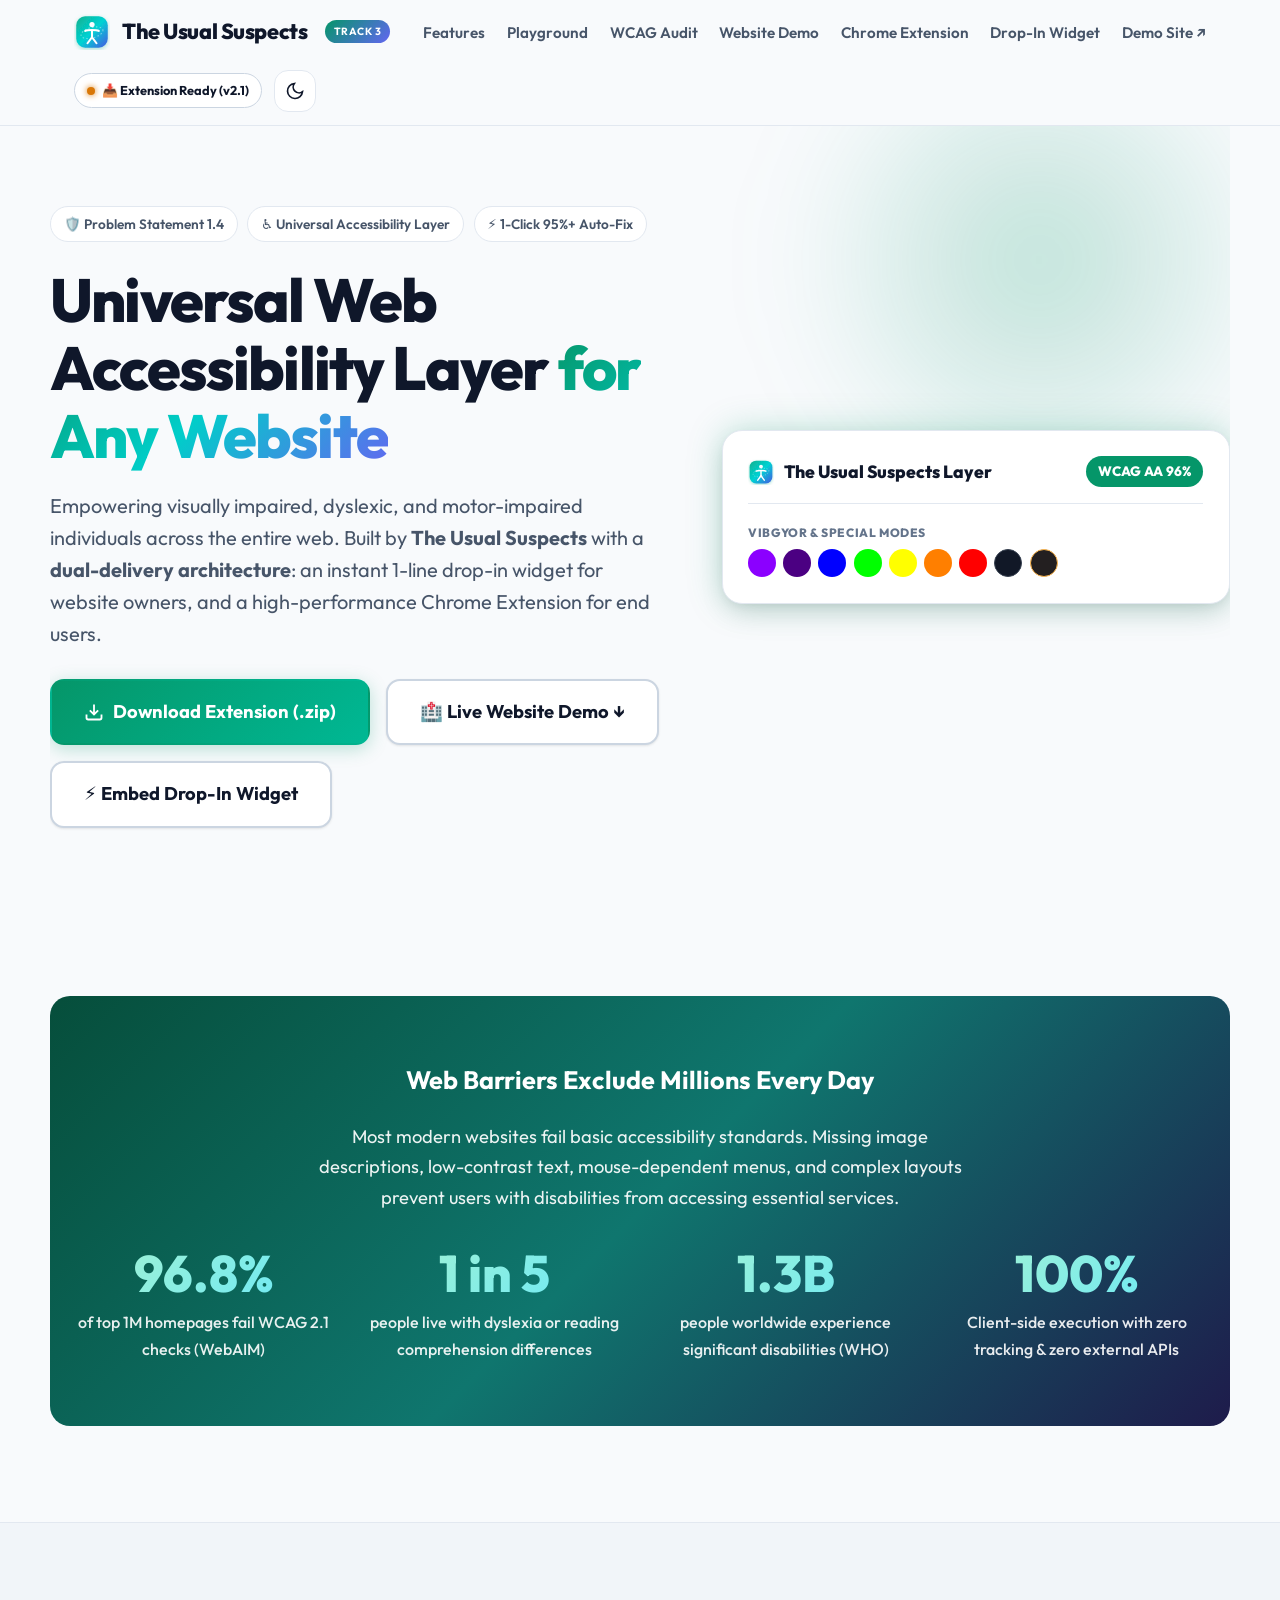
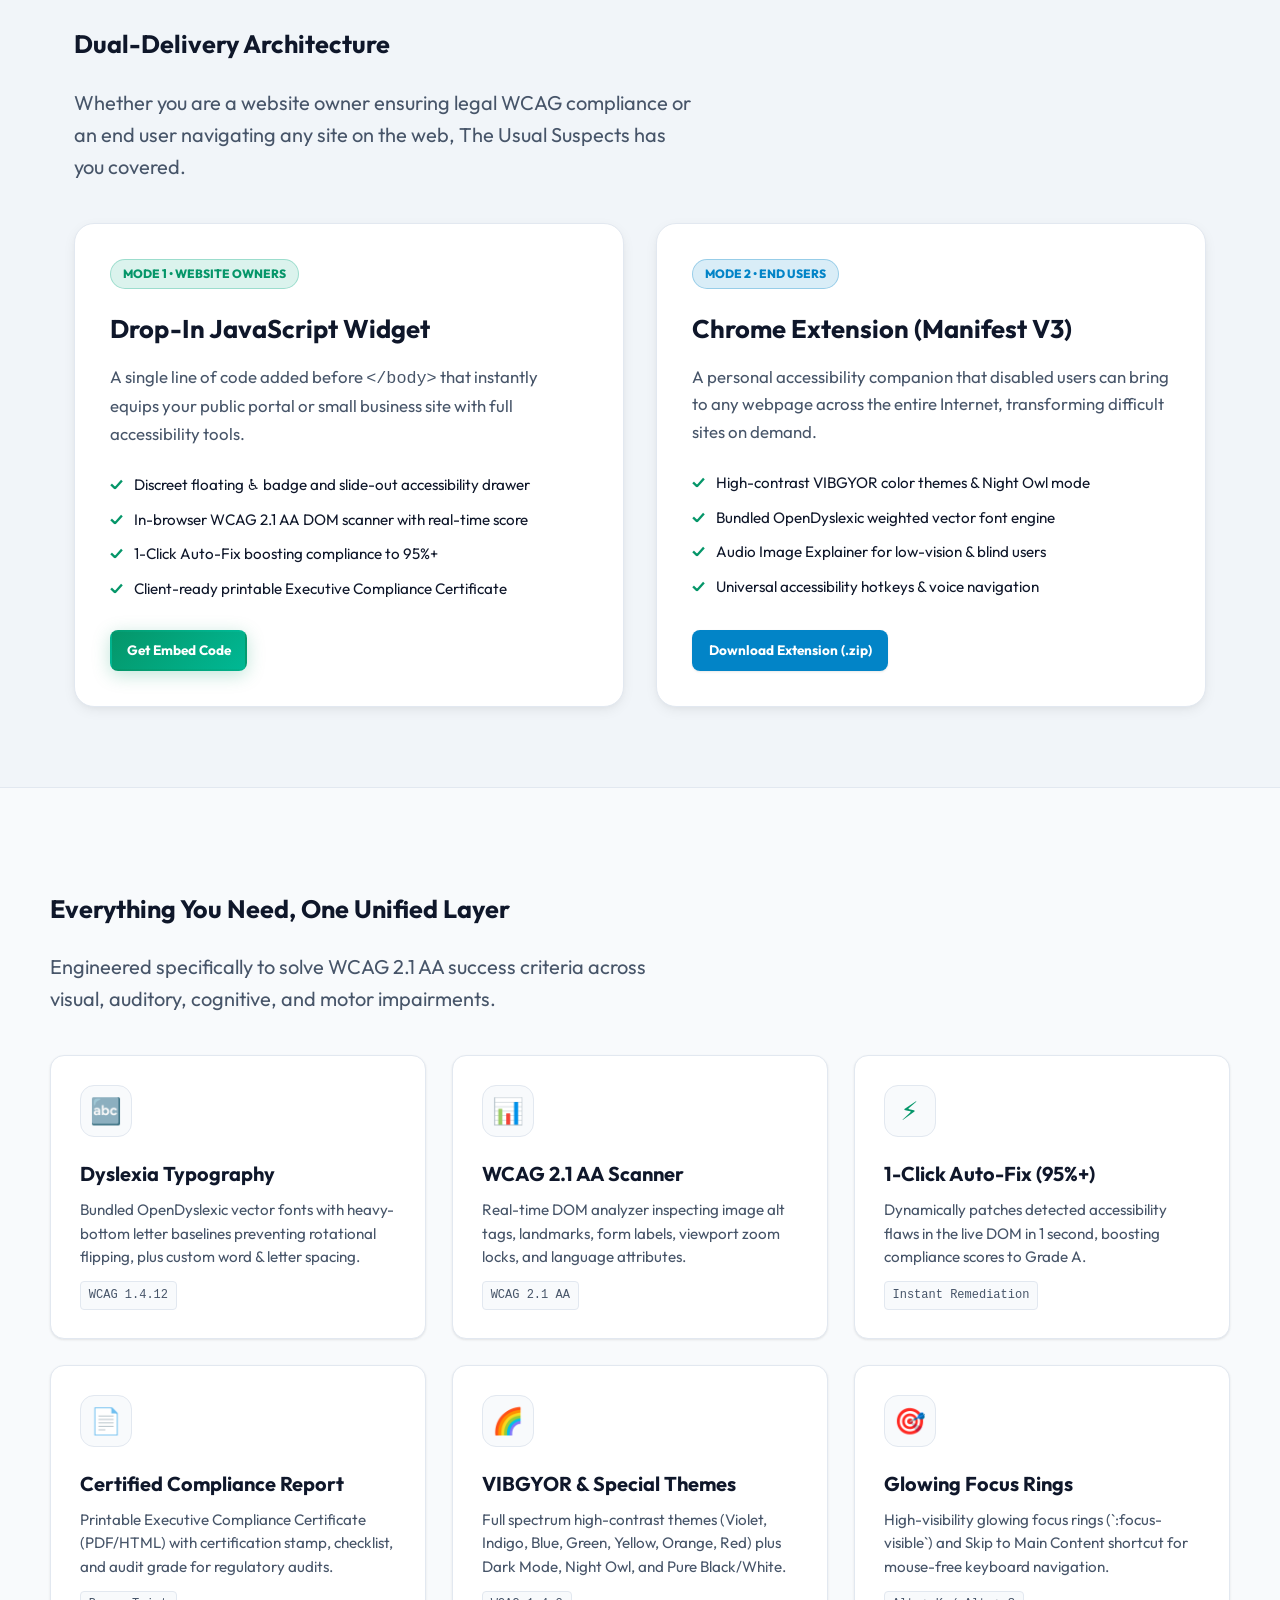
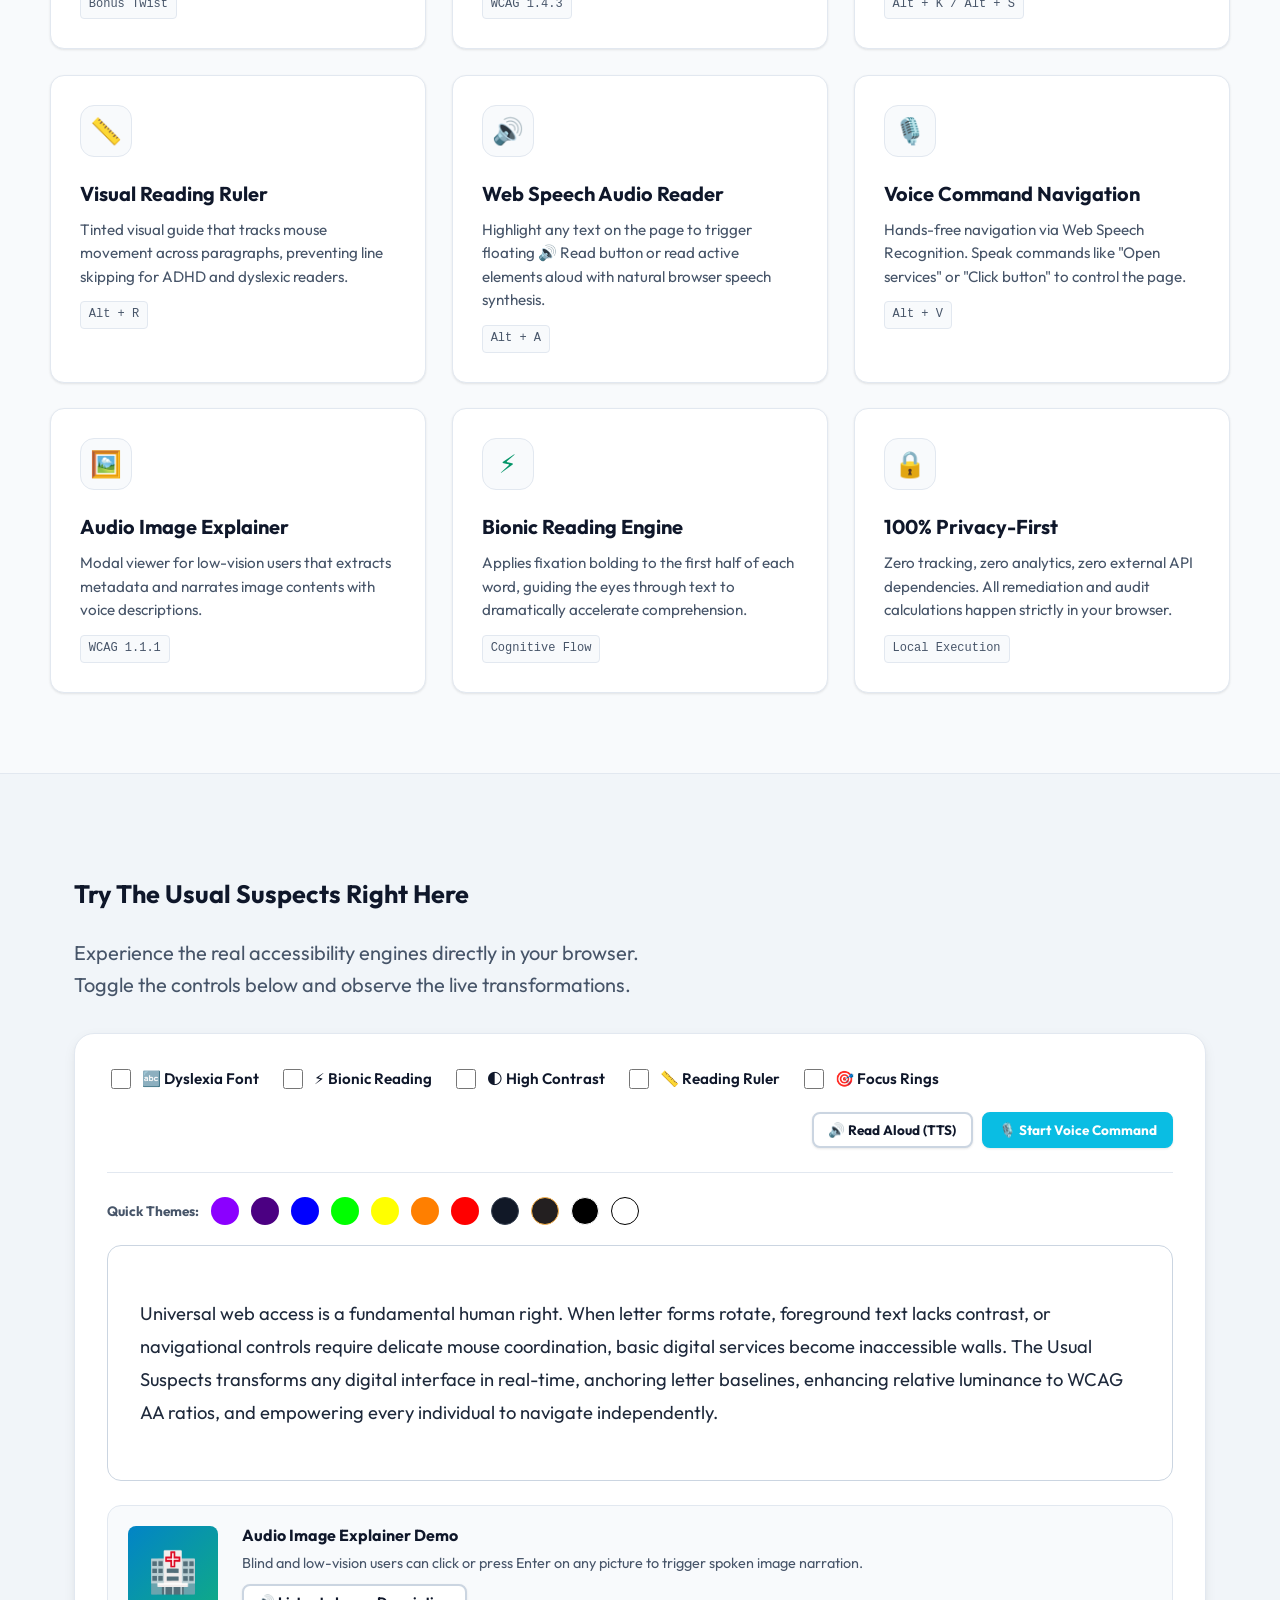
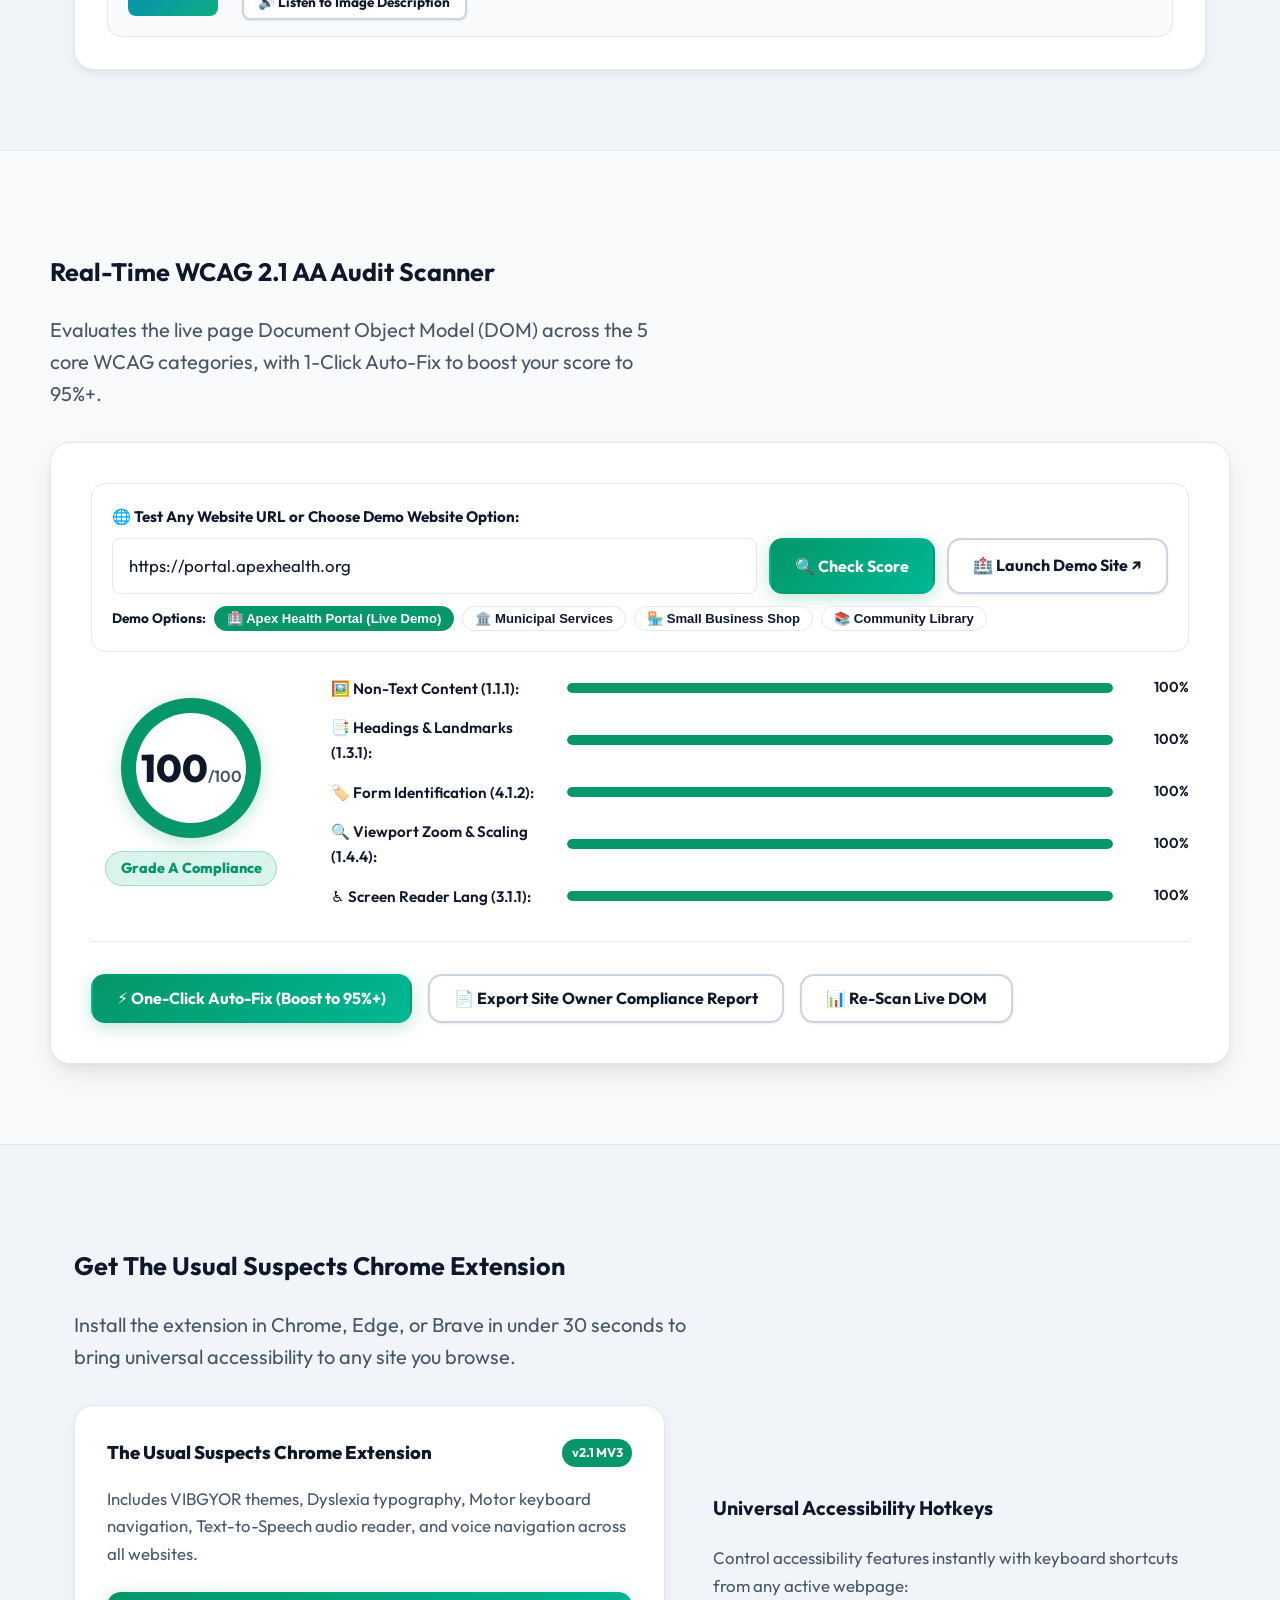
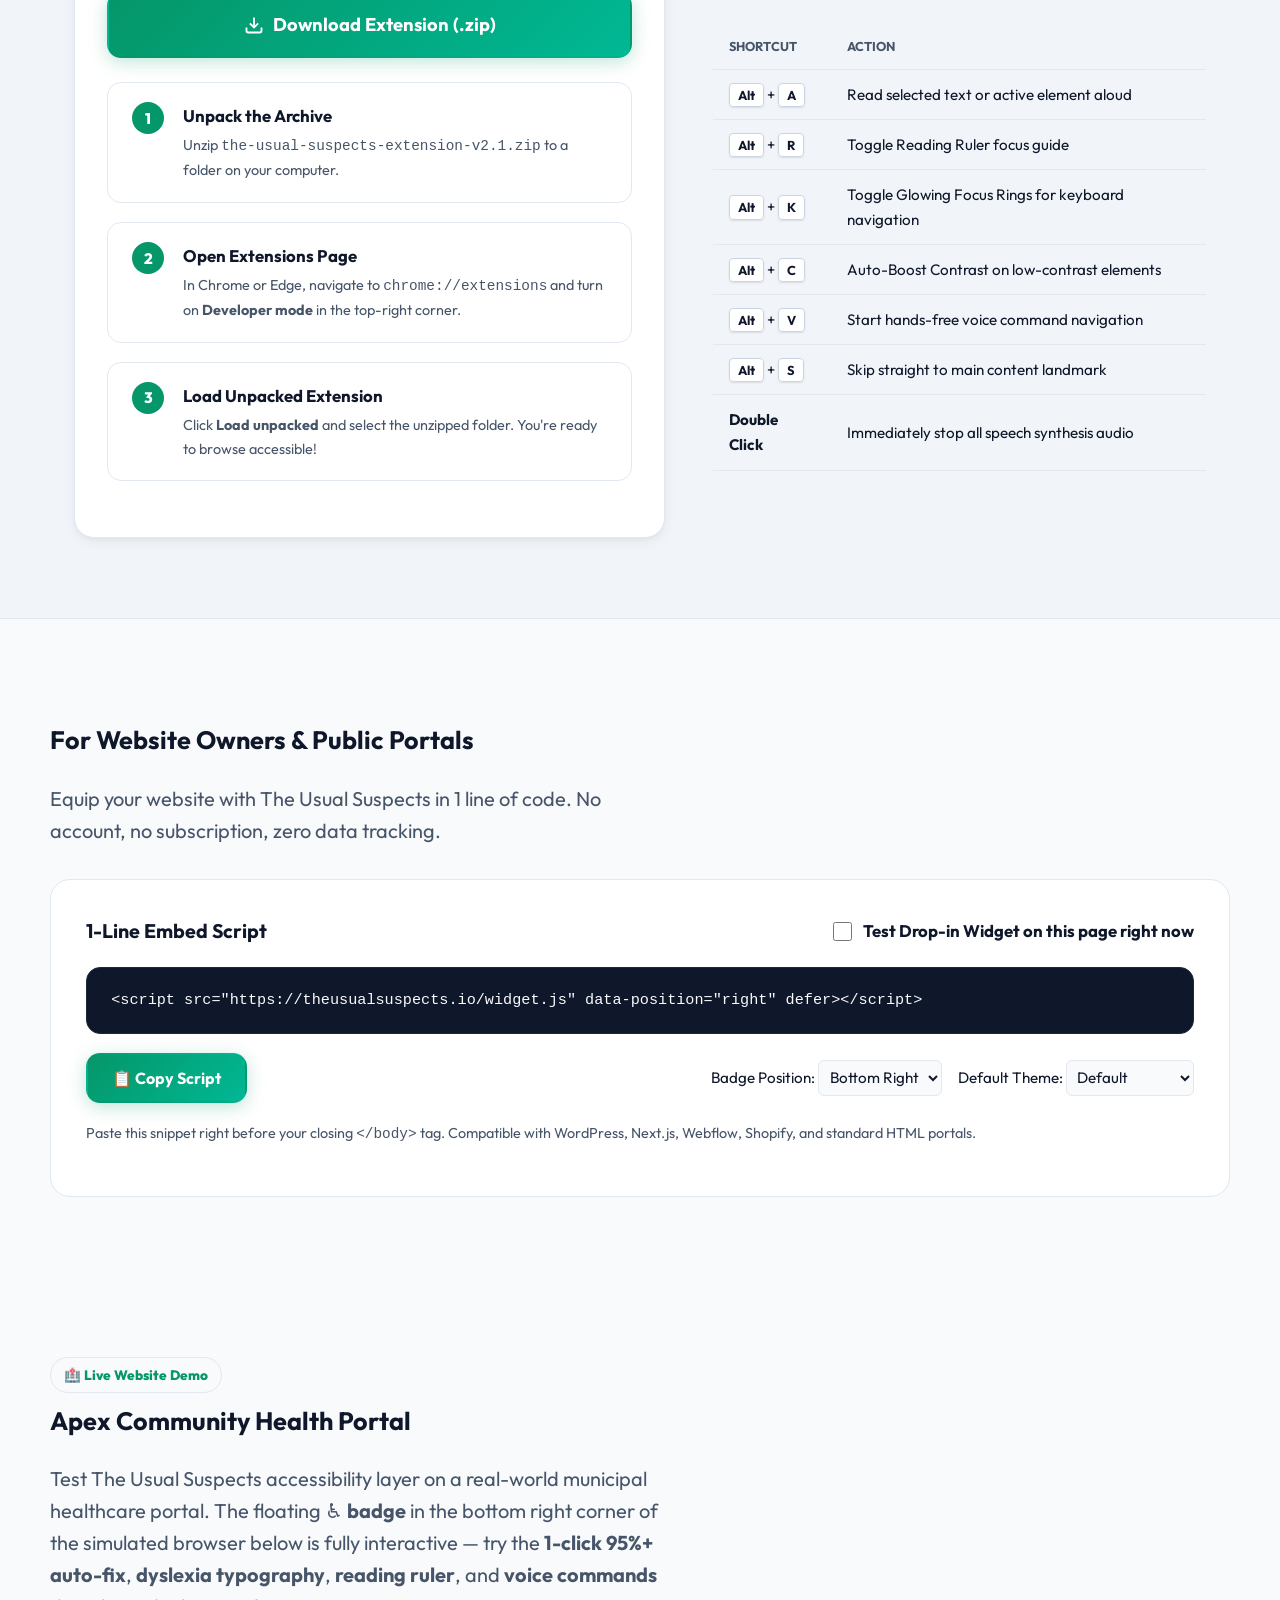
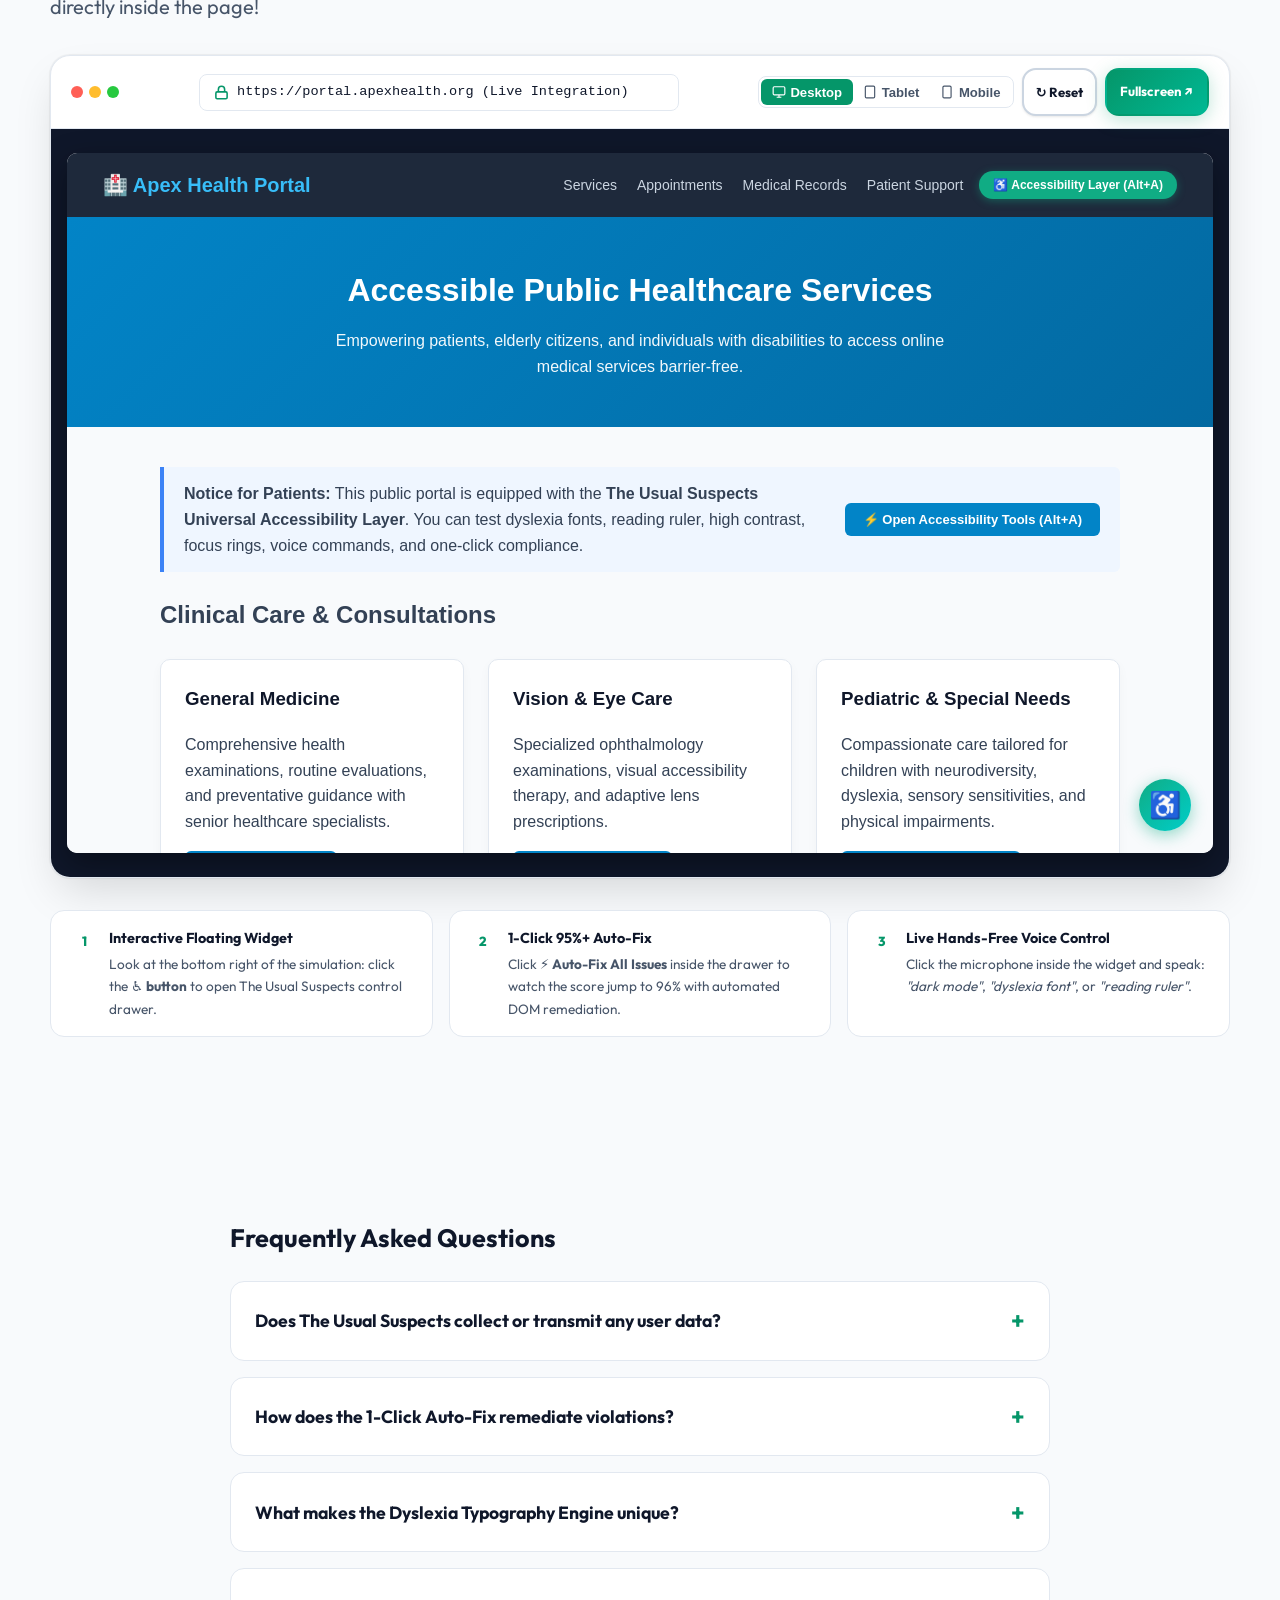
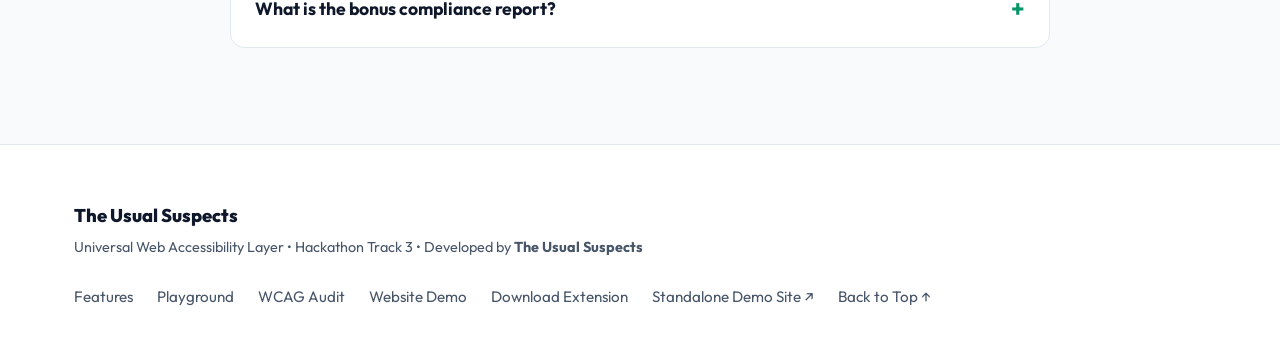
<file: Track3-EQITECH-demo0/frontend/index.html>
<!DOCTYPE html>
<html lang="en">
<head>
  <meta charset="utf-8">
  <meta name="viewport" content="width=device-width, initial-scale=1.0">
  <title>The Usual Suspects – Universal Web Accessibility Layer for Any Website</title>
  <meta name="description" content="Hackathon Track 3: Universal Web Accessibility Layer (Problem Statement 1.4). Dual-delivery solution: Drop-in JavaScript widget for site owners & Chrome Extension (Manifest V3) for end users by The Usual Suspects.">
  <link rel="icon" href="assets/logo.svg" type="image/svg+xml">
  <link rel="preconnect" href="https://fonts.googleapis.com">
  <link rel="preconnect" href="https://fonts.gstatic.com" crossorigin>
  <link rel="stylesheet" href="styles.css">
  <script>
    /* Prevent flash of unstyled theme */
    try {
      var t = localStorage.getItem('the-usual-suspects-theme') || localStorage.getItem('eqitech-theme') || (window.matchMedia('(prefers-color-scheme: dark)').matches ? 'dark' : 'light');
      document.documentElement.dataset.theme = t;
    } catch(e) {}
  </script>
</head>
<body>
  <!-- Accessible Skip to Content Link -->
  <a class="skip-to-main" href="#main">Skip to main content (Alt+S)</a>

  <!-- ARIA Live Announcement Region -->
  <div id="live-announcer" class="sr-only" role="status" aria-live="polite"></div>

  <!-- Site Navigation Header -->
  <header class="site-header">
    <nav class="nav wrap" aria-label="Main Navigation">
      <a class="brand" href="#top">
        <img src="assets/logo.svg" alt="" width="36" height="36" aria-hidden="true">
        <span>The Usual Suspects</span>
        <span class="brand-badge">Track 3</span>
      </a>

      <ul class="nav-links">
        <li><a href="#features">Features</a></li>
        <li><a href="#playground">Playground</a></li>
        <li><a href="#audit">WCAG Audit</a></li>
        <li><a href="#website-demo">Website Demo</a></li>
        <li><a href="#extension">Chrome Extension</a></li>
        <li><a href="#widget">Drop-In Widget</a></li>
        <li><a href="demo-site.html" target="_blank" rel="noopener">Demo Site ↗</a></li>
      </ul>

      <div class="nav-actions">
        <!-- Live Extension Detection Badge -->
        <a href="#extension" id="ext-status-badge" class="ext-status" title="Extension Connection Status">
          <span class="dot"></span>
          <span id="ext-status-text">Checking Extension...</span>
        </a>

        <!-- Dark/Light Mode Switcher -->
        <button id="theme-toggle" class="icon-btn" aria-label="Toggle light and dark mode" aria-pressed="false">
          <svg width="20" height="20" viewBox="0 0 24 24" fill="none" stroke="currentColor" stroke-width="2" aria-hidden="true">
            <path d="M21 12.79A9 9 0 1 1 11.21 3 7 7 0 0 0 21 12.79z"/>
          </svg>
        </button>
      </div>
    </nav>
  </header>

  <!-- Main Content Landmark -->
  <main id="main" tabindex="-1">

    <!-- ========================================== -->
    <!-- 1. HERO SECTION -->
    <!-- ========================================== -->
    <section class="hero wrap" id="top" aria-labelledby="hero-title">
      <div class="hero-glow-bg" aria-hidden="true"></div>
      <div class="hero-grid">
        <div class="hero-content">
          <div class="hero-tags">
            <span class="hero-tag">🛡️ Problem Statement 1.4</span>
            <span class="hero-tag">♿ Universal Accessibility Layer</span>
            <span class="hero-tag">⚡ 1-Click 95%+ Auto-Fix</span>
          </div>

          <h1 id="hero-title">
            Universal Web Accessibility Layer <span class="gradient-text">for Any Website</span>
          </h1>

          <p class="hero-lead">
            Empowering visually impaired, dyslexic, and motor-impaired individuals across the entire web. Built by <strong>The Usual Suspects</strong> with a <strong>dual-delivery architecture</strong>: an instant 1-line drop-in widget for website owners, and a high-performance Chrome Extension for end users.
          </p>

          <div class="btn-row">
            <a class="btn btn-primary btn-lg" href="downloads/the-usual-suspects-extension-v2.1.zip" download="the-usual-suspects-extension-v2.1.zip" id="hero-dl-btn">
              <svg width="20" height="20" viewBox="0 0 24 24" fill="none" stroke="currentColor" stroke-width="2.2" aria-hidden="true"><path d="M21 15v4a2 2 0 0 1-2 2H5a2 2 0 0 1-2-2v-4"/><polyline points="7 10 12 15 17 10"/><line x1="12" y1="15" x2="12" y2="3"/></svg>
              <span>Download Extension (.zip)</span>
            </a>
            <a class="btn btn-secondary btn-lg" href="#website-demo">
              <span>🏥 Live Website Demo ↓</span>
            </a>
            <a class="btn btn-secondary btn-lg" href="#widget">
              <span>⚡ Embed Drop-In Widget</span>
            </a>
          </div>
        </div>

        <!-- Interactive Hero Mockup Card -->
        <div class="mockup-card" role="region" aria-label="Interactive The Usual Suspects Accessibility Panel Preview">
          <div class="mockup-header">
            <div class="mockup-brand">
              <img src="assets/logo.svg" alt="" width="26" height="26" aria-hidden="true">
              <span>The Usual Suspects Layer</span>
            </div>
            <span class="mockup-score-badge">WCAG AA 96%</span>
          </div>

          <div>
            <div class="mockup-themes-title">VIBGYOR & Special Modes</div>
            <div class="theme-swatches" role="group" aria-label="Color mode presets">
              <button class="swatch-btn" style="background:#8B00FF;" data-swatch="#8B00FF" aria-label="Violet theme"></button>
              <button class="swatch-btn" style="background:#4B0082;" data-swatch="#4B0082" aria-label="Indigo theme"></button>
              <button class="swatch-btn" style="background:#0000FF;" data-swatch="#0000FF" aria-label="Blue theme"></button>
              <button class="swatch-btn" style="background:#00FF00;" data-swatch="#00FF00" aria-label="Green theme"></button>
              <button class="swatch-btn" style="background:#FFFF00;" data-swatch="#FFFF00" aria-label="Yellow theme"></button>
              <button class="swatch-btn" style="background:#FF7F00;" data-swatch="#FF7F00" aria-label="Orange theme"></button>
              <button class="swatch-btn" style="background:#FF0000;" data-swatch="#FF0000" aria-label="Red theme"></button>
              <button class="swatch-btn" style="background:#111827; border:1px solid #374151;" data-swatch="dark" aria-label="Dark mode"></button>
              <button class="swatch-btn" style="background:#231F20; border:1px solid #FFB74D;" data-swatch="night" aria-label="Night owl mode"></button>
            </div>
          </div>
        </div>
      </div>
    </section>

    <!-- ========================================== -->
    <!-- 2. PROBLEM & IMPACT BANNER -->
    <!-- ========================================== -->
    <section class="wrap section" aria-labelledby="impact-heading">
      <div class="impact-banner">
        <div class="wrap narrow" style="text-align: center;">
          <h2 id="impact-heading" style="color: #ffffff; margin-top:0;">Web Barriers Exclude Millions Every Day</h2>
          <p style="opacity: 0.92; font-size: 1.15rem; max-width: 680px; margin: 0 auto;">
            Most modern websites fail basic accessibility standards. Missing image descriptions, low-contrast text, mouse-dependent menus, and complex layouts prevent users with disabilities from accessing essential services.
          </p>
        </div>
        <div class="wrap impact-grid">
          <div class="stat-item">
            <b>96.8%</b>
            <p>of top 1M homepages fail WCAG 2.1 checks (WebAIM)</p>
          </div>
          <div class="stat-item">
            <b>1 in 5</b>
            <p>people live with dyslexia or reading comprehension differences</p>
          </div>
          <div class="stat-item">
            <b>1.3B</b>
            <p>people worldwide experience significant disabilities (WHO)</p>
          </div>
          <div class="stat-item">
            <b>100%</b>
            <p>Client-side execution with zero tracking & zero external APIs</p>
          </div>
        </div>
      </div>
    </section>

    <!-- ========================================== -->
    <!-- 3. DUAL-DELIVERY ARCHITECTURE -->
    <!-- ========================================== -->
    <section class="section alt" aria-labelledby="arch-heading">
      <div class="wrap">
        <div class="narrow">
          <h2 id="arch-heading">Dual-Delivery Architecture</h2>
          <p class="hero-lead">
            Whether you are a website owner ensuring legal WCAG compliance or an end user navigating any site on the web, The Usual Suspects has you covered.
          </p>
        </div>

        <div class="architecture-cards">
          <!-- Mode 1 Card -->
          <div class="arch-card mode1">
            <span class="arch-pill">Mode 1 • Website Owners</span>
            <h3>Drop-In JavaScript Widget</h3>
            <p>A single line of code added before <code>&lt;/body&gt;</code> that instantly equips your public portal or small business site with full accessibility tools.</p>
            <ul class="arch-feature-list">
              <li><span class="check-icon">✓</span> Discreet floating ♿ badge and slide-out accessibility drawer</li>
              <li><span class="check-icon">✓</span> In-browser WCAG 2.1 AA DOM scanner with real-time score</li>
              <li><span class="check-icon">✓</span> 1-Click Auto-Fix boosting compliance to 95%+</li>
              <li><span class="check-icon">✓</span> Client-ready printable Executive Compliance Certificate</li>
            </ul>
            <div style="margin-top: auto;">
              <a class="btn btn-primary btn-sm" href="#widget">Get Embed Code</a>
            </div>
          </div>

          <!-- Mode 2 Card -->
          <div class="arch-card mode2">
            <span class="arch-pill">Mode 2 • End Users</span>
            <h3>Chrome Extension (Manifest V3)</h3>
            <p>A personal accessibility companion that disabled users can bring to any webpage across the entire Internet, transforming difficult sites on demand.</p>
            <ul class="arch-feature-list">
              <li><span class="check-icon">✓</span> High-contrast VIBGYOR color themes & Night Owl mode</li>
              <li><span class="check-icon">✓</span> Bundled OpenDyslexic weighted vector font engine</li>
              <li><span class="check-icon">✓</span> Audio Image Explainer for low-vision & blind users</li>
              <li><span class="check-icon">✓</span> Universal accessibility hotkeys & voice navigation</li>
            </ul>
            <div style="margin-top: auto;">
              <a class="btn btn-accent btn-sm" href="downloads/the-usual-suspects-extension-v2.1.zip" download="the-usual-suspects-extension-v2.1.zip">Download Extension (.zip)</a>
            </div>
          </div>
        </div>
      </div>
    </section>

    <!-- ========================================== -->
    <!-- 4. EVERYTHING YOU NEED IN ONE PANEL -->
    <!-- ========================================== -->
    <section id="features" class="wrap section" aria-labelledby="feat-heading">
      <div class="narrow">
        <h2 id="feat-heading">Everything You Need, One Unified Layer</h2>
        <p class="hero-lead">Engineered specifically to solve WCAG 2.1 AA success criteria across visual, auditory, cognitive, and motor impairments.</p>
      </div>

      <ul class="features-grid">
        <li class="card">
          <div class="card-icon" aria-hidden="true">🔤</div>
          <h3>Dyslexia Typography</h3>
          <p>Bundled OpenDyslexic vector fonts with heavy-bottom letter baselines preventing rotational flipping, plus custom word & letter spacing.</p>
          <span class="shortcut-tag">WCAG 1.4.12</span>
        </li>

        <li class="card">
          <div class="card-icon" aria-hidden="true">📊</div>
          <h3>WCAG 2.1 AA Scanner</h3>
          <p>Real-time DOM analyzer inspecting image alt tags, landmarks, form labels, viewport zoom locks, and language attributes.</p>
          <span class="shortcut-tag">WCAG 2.1 AA</span>
        </li>

        <li class="card">
          <div class="card-icon" aria-hidden="true">⚡</div>
          <h3>1-Click Auto-Fix (95%+)</h3>
          <p>Dynamically patches detected accessibility flaws in the live DOM in 1 second, boosting compliance scores to Grade A.</p>
          <span class="shortcut-tag">Instant Remediation</span>
        </li>

        <li class="card">
          <div class="card-icon" aria-hidden="true">📄</div>
          <h3>Certified Compliance Report</h3>
          <p>Printable Executive Compliance Certificate (PDF/HTML) with certification stamp, checklist, and audit grade for regulatory audits.</p>
          <span class="shortcut-tag">Bonus Twist</span>
        </li>

        <li class="card">
          <div class="card-icon" aria-hidden="true">🌈</div>
          <h3>VIBGYOR & Special Themes</h3>
          <p>Full spectrum high-contrast themes (Violet, Indigo, Blue, Green, Yellow, Orange, Red) plus Dark Mode, Night Owl, and Pure Black/White.</p>
          <span class="shortcut-tag">WCAG 1.4.3</span>
        </li>

        <li class="card">
          <div class="card-icon" aria-hidden="true">🎯</div>
          <h3>Glowing Focus Rings</h3>
          <p>High-visibility glowing focus rings (`:focus-visible`) and Skip to Main Content shortcut for mouse-free keyboard navigation.</p>
          <span class="shortcut-tag">Alt + K / Alt + S</span>
        </li>

        <li class="card">
          <div class="card-icon" aria-hidden="true">📏</div>
          <h3>Visual Reading Ruler</h3>
          <p>Tinted visual guide that tracks mouse movement across paragraphs, preventing line skipping for ADHD and dyslexic readers.</p>
          <span class="shortcut-tag">Alt + R</span>
        </li>

        <li class="card">
          <div class="card-icon" aria-hidden="true">🔊</div>
          <h3>Web Speech Audio Reader</h3>
          <p>Highlight any text on the page to trigger floating 🔊 Read button or read active elements aloud with natural browser speech synthesis.</p>
          <span class="shortcut-tag">Alt + A</span>
        </li>

        <li class="card">
          <div class="card-icon" aria-hidden="true">🎙️</div>
          <h3>Voice Command Navigation</h3>
          <p>Hands-free navigation via Web Speech Recognition. Speak commands like "Open services" or "Click button" to control the page.</p>
          <span class="shortcut-tag">Alt + V</span>
        </li>

        <li class="card">
          <div class="card-icon" aria-hidden="true">🖼️</div>
          <h3>Audio Image Explainer</h3>
          <p>Modal viewer for low-vision users that extracts metadata and narrates image contents with voice descriptions.</p>
          <span class="shortcut-tag">WCAG 1.1.1</span>
        </li>

        <li class="card">
          <div class="card-icon" aria-hidden="true">⚡</div>
          <h3>Bionic Reading Engine</h3>
          <p>Applies fixation bolding to the first half of each word, guiding the eyes through text to dramatically accelerate comprehension.</p>
          <span class="shortcut-tag">Cognitive Flow</span>
        </li>

        <li class="card">
          <div class="card-icon" aria-hidden="true">🔒</div>
          <h3>100% Privacy-First</h3>
          <p>Zero tracking, zero analytics, zero external API dependencies. All remediation and audit calculations happen strictly in your browser.</p>
          <span class="shortcut-tag">Local Execution</span>
        </li>
      </ul>
    </section>

    <!-- ========================================== -->
    <!-- 5. INTERACTIVE LIVE ACCESSIBILITY PLAYGROUND -->
    <!-- ========================================== -->
    <section id="playground" class="section alt" aria-labelledby="play-heading">
      <div class="wrap">
        <div class="narrow">
          <h2 id="play-heading">Try The Usual Suspects Right Here</h2>
          <p class="hero-lead">Experience the real accessibility engines directly in your browser. Toggle the controls below and observe the live transformations.</p>
        </div>

        <div class="playground-box">
          <div class="playground-controls" role="group" aria-label="Playground tool controls">
            <label><input type="checkbox" id="play-dyslexia"> 🔤 Dyslexia Font</label>
            <label><input type="checkbox" id="play-bionic"> ⚡ Bionic Reading</label>
            <label><input type="checkbox" id="play-contrast"> 🌓 High Contrast</label>
            <label><input type="checkbox" id="play-ruler"> 📏 Reading Ruler</label>
            <label><input type="checkbox" id="play-focus"> 🎯 Focus Rings</label>

            <div style="margin-left: auto; display: flex; gap: 0.6rem; flex-wrap: wrap;">
              <button class="btn btn-secondary btn-sm" id="play-speak-btn">
                🔊 Read Aloud (TTS)
              </button>
              <button class="btn btn-secondary btn-sm" id="play-voice-btn" style="background:#0abde3; color:#fff; border-color:#0abde3;">
                🎙️ Start Voice Command
              </button>
            </div>
          </div>

          <!-- Color Mode Swatches for Playground -->
          <div style="display:flex; align-items:center; gap:0.75rem; margin-bottom:1.25rem; flex-wrap:wrap;">
            <span style="font-size:0.85rem; font-weight:700; color:var(--text-muted);">Quick Themes:</span>
            <button class="swatch-btn" style="background:#8B00FF;" data-swatch="#8B00FF" aria-label="Violet"></button>
            <button class="swatch-btn" style="background:#4B0082;" data-swatch="#4B0082" aria-label="Indigo"></button>
            <button class="swatch-btn" style="background:#0000FF;" data-swatch="#0000FF" aria-label="Blue"></button>
            <button class="swatch-btn" style="background:#00FF00;" data-swatch="#00FF00" aria-label="Green"></button>
            <button class="swatch-btn" style="background:#FFFF00;" data-swatch="#FFFF00" aria-label="Yellow"></button>
            <button class="swatch-btn" style="background:#FF7F00;" data-swatch="#FF7F00" aria-label="Orange"></button>
            <button class="swatch-btn" style="background:#FF0000;" data-swatch="#FF0000" aria-label="Red"></button>
            <button class="swatch-btn" style="background:#111827; border:1px solid #374151;" data-swatch="dark" aria-label="Dark Mode"></button>
            <button class="swatch-btn" style="background:#231F20; border:1px solid #FFB74D;" data-swatch="night" aria-label="Night Mode"></button>
            <button class="swatch-btn" style="background:#000000; border:1px solid #fff;" data-swatch="black" aria-label="High Contrast Black"></button>
            <button class="swatch-btn" style="background:#ffffff; border:1px solid #000;" data-swatch="white" aria-label="High Contrast White"></button>
          </div>

          <!-- Transforming Content Area -->
          <div id="playground-text" class="playground-text-area">
            <div id="playground-ruler" class="reading-ruler-overlay" aria-hidden="true"></div>
            <p>
              Universal web access is a fundamental human right. When letter forms rotate, foreground text lacks contrast, or navigational controls require delicate mouse coordination, basic digital services become inaccessible walls. The Usual Suspects transforms any digital interface in real-time, anchoring letter baselines, enhancing relative luminance to WCAG AA ratios, and empowering every individual to navigate independently.
            </p>
          </div>

          <!-- Sample Image Audio Explainer Demo -->
          <div class="sample-img-container">
            <div class="sample-img-preview" id="sample-accessible-img" role="img" tabindex="0" alt="Apex Community Health Portal patient check-in station with accessible tablet interface." title="Click to hear audio description" aria-label="Apex Community Health Portal patient check-in station with accessible tablet interface. Click to listen to audio narration.">
              🏥
            </div>
            <div>
              <div style="font-weight:700; font-size:1rem; margin-bottom:0.25rem;">Audio Image Explainer Demo</div>
              <p style="margin:0 0 0.5rem 0; font-size:0.9rem; color:var(--text-muted);">Blind and low-vision users can click or press Enter on any picture to trigger spoken image narration.</p>
              <button class="btn btn-secondary btn-sm" id="sample-img-audio-btn">🔊 Listen to Image Description</button>
            </div>
          </div>
        </div>
      </div>
    </section>

    <!-- ========================================== -->
    <!-- 6. REAL-TIME WCAG 2.1 AA AUDIT SCANNER & AUTO-FIX -->
    <!-- ========================================== -->
    <section id="audit" class="wrap section" aria-labelledby="audit-heading">
      <div class="narrow">
        <h2 id="audit-heading">Real-Time WCAG 2.1 AA Audit Scanner</h2>
        <p class="hero-lead">Evaluates the live page Document Object Model (DOM) across the 5 core WCAG categories, with 1-Click Auto-Fix to boost your score to 95%+.</p>
      </div>

      <div class="audit-engine-box">
        <!-- Website URL & Demo Website Option Selector -->
        <div style="background:var(--bg-alt); border:1px solid var(--line); border-radius:var(--radius-md); padding:1.25rem; margin-bottom:1.5rem;">
          <label for="audit-target-url" style="display:block; font-weight:700; font-size:0.95rem; margin-bottom:0.5rem; color:var(--text);">
            🌐 Test Any Website URL or Choose Demo Website Option:
          </label>
          <div style="display:flex; gap:0.75rem; flex-wrap:wrap; margin-bottom:0.75rem;">
            <input type="url" id="audit-target-url" value="https://portal.apexhealth.org" placeholder="https://example.com" style="flex:1; min-width:240px; padding:0.65rem 1rem; border:1px solid var(--line); border-radius:8px; font:inherit; background:var(--surface); color:var(--text);">
            <button class="btn btn-primary" id="check-url-score-btn" style="white-space:nowrap;">
              🔍 Check Score
            </button>
            <a class="btn btn-secondary" href="demo-site.html" target="_blank" rel="noopener" id="launch-demo-site-btn" style="white-space:nowrap;">
              🏥 Launch Demo Site ↗
            </a>
          </div>
          <div style="display:flex; align-items:center; gap:0.5rem; flex-wrap:wrap; font-size:0.85rem; color:var(--text-muted);">
            <span style="font-weight:700; color:var(--text);">Demo Options:</span>
            <button class="chip-btn active" data-url="demo-site.html" data-name="Apex Health Portal (Municipal)" style="cursor:pointer; background:var(--surface); border:1px solid var(--line); border-radius:20px; padding:4px 12px; font-size:0.82rem; font-weight:600; color:var(--text);">🏥 Apex Health Portal (Live Demo)</button>
            <button class="chip-btn" data-url="https://municipal.gov/services" data-name="Municipal Public Services" style="cursor:pointer; background:var(--surface); border:1px solid var(--line); border-radius:20px; padding:4px 12px; font-size:0.82rem; font-weight:600; color:var(--text);">🏛️ Municipal Services</button>
            <button class="chip-btn" data-url="https://shop.localbiz.com" data-name="Small Business Storefront" style="cursor:pointer; background:var(--surface); border:1px solid var(--line); border-radius:20px; padding:4px 12px; font-size:0.82rem; font-weight:600; color:var(--text);">🏪 Small Business Shop</button>
            <button class="chip-btn" data-url="https://library.city.edu" data-name="City University Library" style="cursor:pointer; background:var(--surface); border:1px solid var(--line); border-radius:20px; padding:4px 12px; font-size:0.82rem; font-weight:600; color:var(--text);">📚 Community Library</button>
          </div>
        </div>

        <div class="audit-top-row">
          <div class="score-dial-wrap">
            <div class="circular-score" id="audit-score-circle" role="status" aria-label="Current accessibility score">
              <div class="circular-score-val" id="audit-score-num">--<small>/100</small></div>
            </div>
            <span class="grade-pill" id="audit-grade-pill">Evaluating...</span>
          </div>

          <div class="metrics-list">
            <div class="metric-bar-item">
              <span>🖼️ Non-Text Content (1.1.1):</span>
              <div class="bar-track"><div class="bar-fill" id="m-images-bar" style="width: 75%;"></div></div>
              <span class="metric-val" id="m-images-val">--%</span>
            </div>

            <div class="metric-bar-item">
              <span>📑 Headings & Landmarks (1.3.1):</span>
              <div class="bar-track"><div class="bar-fill" id="m-headings-bar" style="width: 100%;"></div></div>
              <span class="metric-val" id="m-headings-val">100%</span>
            </div>

            <div class="metric-bar-item">
              <span>🏷️ Form Identification (4.1.2):</span>
              <div class="bar-track"><div class="bar-fill" id="m-forms-bar" style="width: 80%;"></div></div>
              <span class="metric-val" id="m-forms-val">--%</span>
            </div>

            <div class="metric-bar-item">
              <span>🔍 Viewport Zoom & Scaling (1.4.4):</span>
              <div class="bar-track"><div class="bar-fill" id="m-zoom-bar" style="width: 100%;"></div></div>
              <span class="metric-val" id="m-zoom-val">100%</span>
            </div>

            <div class="metric-bar-item">
              <span>♿ Screen Reader Lang (3.1.1):</span>
              <div class="bar-track"><div class="bar-fill" id="m-sr-bar" style="width: 100%;"></div></div>
              <span class="metric-val" id="m-sr-val">100%</span>
            </div>
          </div>
        </div>

        <div class="audit-actions">
          <button class="btn btn-primary" id="run-autofix-btn">
            ⚡ One-Click Auto-Fix (Boost to 95%+)
          </button>
          <button class="btn btn-secondary" id="export-report-btn">
            📄 Export Site Owner Compliance Report
          </button>
          <button class="btn btn-secondary" id="run-scan-btn">
            📊 Re-Scan Live DOM
          </button>
        </div>

        <div id="fix-success-banner" class="fix-success-banner" role="status"></div>
      </div>
    </section>

    <!-- ========================================== -->
    <!-- 7. CHROME EXTENSION DOWNLOAD & QUICK SETUP -->
    <!-- ========================================== -->
    <section id="extension" class="section alt" aria-labelledby="ext-heading">
      <div class="wrap">
        <div class="narrow">
          <h2 id="ext-heading">Get The Usual Suspects Chrome Extension</h2>
          <p class="hero-lead">Install the extension in Chrome, Edge, or Brave in under 30 seconds to bring universal accessibility to any site you browse.</p>
        </div>

        <div class="ext-download-grid">
          <div>
            <div style="background:var(--surface-card); border:1px solid var(--line); border-radius:var(--radius-lg); padding:2rem; box-shadow:var(--shadow-md);">
              <div style="display:flex; align-items:center; justify-content:space-between; margin-bottom:1rem;">
                <span style="font-size:1.15rem; font-weight:800;">The Usual Suspects Chrome Extension</span>
                <span style="background:var(--primary); color:#fff; font-size:0.8rem; font-weight:700; padding:0.2rem 0.6rem; border-radius:99px;">v2.1 MV3</span>
              </div>
              <p style="color:var(--text-muted); margin-bottom:1.5rem;">
                Includes VIBGYOR themes, Dyslexia typography, Motor keyboard navigation, Text-to-Speech audio reader, and voice navigation across all websites.
              </p>
              
              <a class="btn btn-primary btn-lg" style="width:100%; text-align:center;" href="downloads/the-usual-suspects-extension-v2.1.zip" download="the-usual-suspects-extension-v2.1.zip">
                <svg width="20" height="20" viewBox="0 0 24 24" fill="none" stroke="currentColor" stroke-width="2.2" aria-hidden="true"><path d="M21 15v4a2 2 0 0 1-2 2H5a2 2 0 0 1-2-2v-4"/><polyline points="7 10 12 15 17 10"/><line x1="12" y1="15" x2="12" y2="3"/></svg>
                <span>Download Extension (.zip)</span>
              </a>

              <div class="install-steps">
                <div class="step-card">
                  <div class="step-num">1</div>
                  <div class="step-text">
                    <h4>Unpack the Archive</h4>
                    <p>Unzip <code>the-usual-suspects-extension-v2.1.zip</code> to a folder on your computer.</p>
                  </div>
                </div>

                <div class="step-card">
                  <div class="step-num">2</div>
                  <div class="step-text">
                    <h4>Open Extensions Page</h4>
                    <p>In Chrome or Edge, navigate to <code>chrome://extensions</code> and turn on <strong>Developer mode</strong> in the top-right corner.</p>
                  </div>
                </div>

                <div class="step-card">
                  <div class="step-num">3</div>
                  <div class="step-text">
                    <h4>Load Unpacked Extension</h4>
                    <p>Click <strong>Load unpacked</strong> and select the unzipped folder. You're ready to browse accessible!</p>
                  </div>
                </div>
              </div>
            </div>
          </div>

          <!-- Hotkeys Cheatsheet -->
          <div>
            <h3>Universal Accessibility Hotkeys</h3>
            <p style="color:var(--text-muted);">Control accessibility features instantly with keyboard shortcuts from any active webpage:</p>

            <table class="hotkeys-table" aria-label="Extension keyboard shortcuts">
              <thead>
                <tr><th>Shortcut</th><th>Action</th></tr>
              </thead>
              <tbody>
                <tr><td><kbd>Alt</kbd> + <kbd>A</kbd></td><td>Read selected text or active element aloud</td></tr>
                <tr><td><kbd>Alt</kbd> + <kbd>R</kbd></td><td>Toggle Reading Ruler focus guide</td></tr>
                <tr><td><kbd>Alt</kbd> + <kbd>K</kbd></td><td>Toggle Glowing Focus Rings for keyboard navigation</td></tr>
                <tr><td><kbd>Alt</kbd> + <kbd>C</kbd></td><td>Auto-Boost Contrast on low-contrast elements</td></tr>
                <tr><td><kbd>Alt</kbd> + <kbd>V</kbd></td><td>Start hands-free voice command navigation</td></tr>
                <tr><td><kbd>Alt</kbd> + <kbd>S</kbd></td><td>Skip straight to main content landmark</td></tr>
                <tr><td><strong>Double Click</strong></td><td>Immediately stop all speech synthesis audio</td></tr>
              </tbody>
            </table>
          </div>
        </div>
      </div>
    </section>

    <!-- ========================================== -->
    <!-- 8. WEBSITE OWNER DROP-IN EMBED GENERATOR -->
    <!-- ========================================== -->
    <section id="widget" class="wrap section" aria-labelledby="widget-heading">
      <div class="narrow">
        <h2 id="widget-heading">For Website Owners & Public Portals</h2>
        <p class="hero-lead">Equip your website with The Usual Suspects in 1 line of code. No account, no subscription, zero data tracking.</p>
      </div>

      <div class="embed-box">
        <div style="display:flex; justify-content:space-between; align-items:center; flex-wrap:wrap; gap:1rem;">
          <h3 style="margin:0;">1-Line Embed Script</h3>
          <label style="display:inline-flex; align-items:center; gap:0.5rem; font-weight:700; cursor:pointer;">
            <input type="checkbox" id="try-live-widget-switch" style="width:1.2rem; height:1.2rem; accent-color:var(--primary);">
            <span>Test Drop-in Widget on this page right now</span>
          </label>
        </div>

        <div class="code-snippet-wrap">
          <pre><code id="embed-snippet-code">&lt;script src="https://theusualsuspects.io/widget.js" defer&gt;&lt;/script&gt;</code></pre>
        </div>

        <div style="display:flex; justify-content:space-between; align-items:center; flex-wrap:wrap; gap:1rem; margin-top:1.2rem;">
          <button class="btn btn-primary" id="copy-embed-btn">📋 Copy Script</button>

          <div style="display:flex; gap:1rem; flex-wrap:wrap; align-items:center; font-size:0.95rem;">
            <label>Badge Position:
              <select id="embed-opt-pos" style="padding:0.4rem; border-radius:6px; border:1px solid var(--line); font:inherit; background:var(--bg); color:var(--text);">
                <option value="right">Bottom Right</option>
                <option value="left">Bottom Left</option>
              </select>
            </label>

            <label>Default Theme:
              <select id="embed-opt-theme" style="padding:0.4rem; border-radius:6px; border:1px solid var(--line); font:inherit; background:var(--bg); color:var(--text);">
                <option value="default">Default</option>
                <option value="dark">Dark</option>
                <option value="night">Night Owl</option>
                <option value="contrast">High Contrast</option>
              </select>
            </label>
          </div>
        </div>

        <p style="color:var(--text-muted); font-size:0.9rem; margin-top:1.2rem;">
          Paste this snippet right before your closing <code>&lt;/body&gt;</code> tag. Compatible with WordPress, Next.js, Webflow, Shopify, and standard HTML portals.
        </p>
      </div>
    </section>

    <!-- ========================================== -->
    <!-- 9. LIVE WEBSITE DEMO & INTERACTIVE SIMULATOR -->
    <!-- ========================================== -->
    <section id="website-demo" class="wrap section" aria-labelledby="demo-heading">
      <div class="narrow">
        <span class="hero-tag" style="background:var(--primary-light); color:var(--primary); font-weight:800;">🏥 Live Website Demo</span>
        <h2 id="demo-heading" style="margin-top:0.5rem;">Apex Community Health Portal</h2>
        <p class="hero-lead">
          Test The Usual Suspects accessibility layer on a real-world municipal healthcare portal. The floating <strong>♿ badge</strong> in the bottom right corner of the simulated browser below is fully interactive — try the <strong>1-click 95%+ auto-fix</strong>, <strong>dyslexia typography</strong>, <strong>reading ruler</strong>, and <strong>voice commands</strong> directly inside the page!
        </p>
      </div>

      <!-- Realistic Browser Shell Frame -->
      <div class="browser-simulator">
        <div class="browser-chrome">
          <!-- Window Dots -->
          <div class="browser-dots" aria-hidden="true">
            <span class="browser-dot dot-red"></span>
            <span class="browser-dot dot-yellow"></span>
            <span class="browser-dot dot-green"></span>
          </div>

          <!-- Address Bar -->
          <div class="browser-url-bar" title="Simulated Portal URL">
            <svg width="15" height="15" viewBox="0 0 24 24" fill="none" stroke="currentColor" stroke-width="2.5" aria-hidden="true"><rect x="3" y="11" width="18" height="11" rx="2" ry="2"/><path d="M7 11V7a5 5 0 0 1 10 0v4"/></svg>
            <span class="browser-url-text">https://portal.apexhealth.org (Live Integration)</span>
          </div>

          <!-- Controls: Viewport Switcher & External Link -->
          <div class="browser-controls">
            <div class="device-btn-group" role="group" aria-label="Device viewport simulation modes">
              <button class="device-btn active" id="view-desktop-btn" aria-label="Desktop View (100% width)" title="Desktop View (100%)">
                <svg width="14" height="14" viewBox="0 0 24 24" fill="none" stroke="currentColor" stroke-width="2"><rect x="2" y="3" width="20" height="14" rx="2"/><line x1="8" y1="21" x2="16" y2="21"/><line x1="12" y1="17" x2="12" y2="21"/></svg>
                <span>Desktop</span>
              </button>
              <button class="device-btn" id="view-tablet-btn" aria-label="Tablet View (768px width)" title="Tablet View (768px)">
                <svg width="14" height="14" viewBox="0 0 24 24" fill="none" stroke="currentColor" stroke-width="2"><rect x="4" y="2" width="16" height="20" rx="2"/><line x1="12" y1="18" x2="12.01" y2="18"/></svg>
                <span>Tablet</span>
              </button>
              <button class="device-btn" id="view-mobile-btn" aria-label="Mobile View (390px width)" title="Mobile View (390px)">
                <svg width="14" height="14" viewBox="0 0 24 24" fill="none" stroke="currentColor" stroke-width="2"><rect x="5" y="2" width="14" height="20" rx="2"/><line x1="12" y1="18" x2="12.01" y2="18"/></svg>
                <span>Mobile</span>
              </button>
            </div>

            <button class="btn btn-secondary" id="reload-demo-btn" style="padding:0.35rem 0.75rem; font-size:0.82rem;" title="Reload Demo Site">
              ↻ Reset
            </button>

            <a class="btn btn-primary" href="demo-site.html" target="_blank" rel="noopener" style="padding:0.35rem 0.85rem; font-size:0.82rem;" title="Open Standalone Demo Site in New Tab">
              <span>Fullscreen ↗</span>
            </a>
          </div>
        </div>

        <!-- Embedded Interactive Simulator Viewport -->
        <div class="browser-viewport-wrapper">
          <div class="browser-viewport" id="demo-viewport">
            <iframe id="live-demo-iframe" src="demo-site.html" class="browser-iframe" title="Interactive Apex Community Health Portal Demo with The Usual Suspects Accessibility Layer" allow="microphone; speech"></iframe>
          </div>
        </div>
      </div>

      <!-- Quick Interactive Feature Guidance -->
      <div class="demo-guide-pills">
        <div class="guide-pill">
          <div class="guide-pill-num">1</div>
          <div>
            <strong>Interactive Floating Widget</strong>
            <p style="margin:2px 0 0; color:var(--text-muted); font-size:0.85rem;">Look at the bottom right of the simulation: click the <strong>♿ button</strong> to open The Usual Suspects control drawer.</p>
          </div>
        </div>

        <div class="guide-pill">
          <div class="guide-pill-num">2</div>
          <div>
            <strong>1-Click 95%+ Auto-Fix</strong>
            <p style="margin:2px 0 0; color:var(--text-muted); font-size:0.85rem;">Click <strong>⚡ Auto-Fix All Issues</strong> inside the drawer to watch the score jump to 96% with automated DOM remediation.</p>
          </div>
        </div>

        <div class="guide-pill">
          <div class="guide-pill-num">3</div>
          <div>
            <strong>Live Hands-Free Voice Control</strong>
            <p style="margin:2px 0 0; color:var(--text-muted); font-size:0.85rem;">Click the microphone inside the widget and speak: <em>"dark mode"</em>, <em>"dyslexia font"</em>, or <em>"reading ruler"</em>.</p>
          </div>
        </div>
      </div>
    </section>

    <!-- ========================================== -->
    <!-- 10. FREQUENTLY ASKED QUESTIONS -->
    <!-- ========================================== -->
    <section class="wrap narrow section" aria-labelledby="faq-heading">
      <h2 id="faq-heading">Frequently Asked Questions</h2>

      <details>
        <summary>Does The Usual Suspects collect or transmit any user data?</summary>
        <p>No. The Usual Suspects executes 100% locally in the client browser. No telemetry, cookies, analytics, or external API queries are executed. Voice recognition uses the browser's built-in Web Speech API.</p>
      </details>

      <details>
        <summary>How does the 1-Click Auto-Fix remediate violations?</summary>
        <p>The Auto-Fix engine dynamically traverses the active DOM to generate descriptive fallback alt tags for images, injects accessible labels for input fields, removes pinch-to-zoom viewport restrictions, and establishes primary landmarks and language specifications.</p>
      </details>

      <details>
        <summary>What makes the Dyslexia Typography Engine unique?</summary>
        <p>Unlike solutions that merely use standard fonts, The Usual Suspects integrates genuine OpenDyslexic vector fonts with heavy-bottom baselines that anchor letters against flipping or rotation, paired with custom letter, word, and line spacing.</p>
      </details>

      <details>
        <summary>What is the bonus compliance report?</summary>
        <p>The Usual Suspects generates an official, printable WCAG 2.1 Level AA Compliance Certificate (PDF/HTML) complete with grade certification, timestamp, domain verification, and pass/fail checklist for small businesses and regulatory audits.</p>
      </details>
    </section>

  </main>

  <!-- ========================================== -->
  <!-- 11. SITE FOOTER -->
  <!-- ========================================== -->
  <footer class="site-footer">
    <div class="wrap foot-content">
      <div>
        <div style="font-weight:800; font-size:1.15rem; color:var(--text); margin-bottom:0.25rem;">
          The Usual Suspects
        </div>
        <p style="margin:0; font-size:0.9rem;">
          Universal Web Accessibility Layer • Hackathon Track 3 • Developed by <strong>The Usual Suspects</strong>
        </p>
      </div>

      <ul class="foot-links">
        <li><a href="#features">Features</a></li>
        <li><a href="#playground">Playground</a></li>
        <li><a href="#audit">WCAG Audit</a></li>
        <li><a href="#website-demo">Website Demo</a></li>
        <li><a href="#extension">Download Extension</a></li>
        <li><a href="demo-site.html" target="_blank" rel="noopener">Standalone Demo Site ↗</a></li>
        <li><a href="#top">Back to Top ↑</a></li>
      </ul>
    </div>
  </footer>

  <script src="script.js"></script>
</body>
</html>
</file>
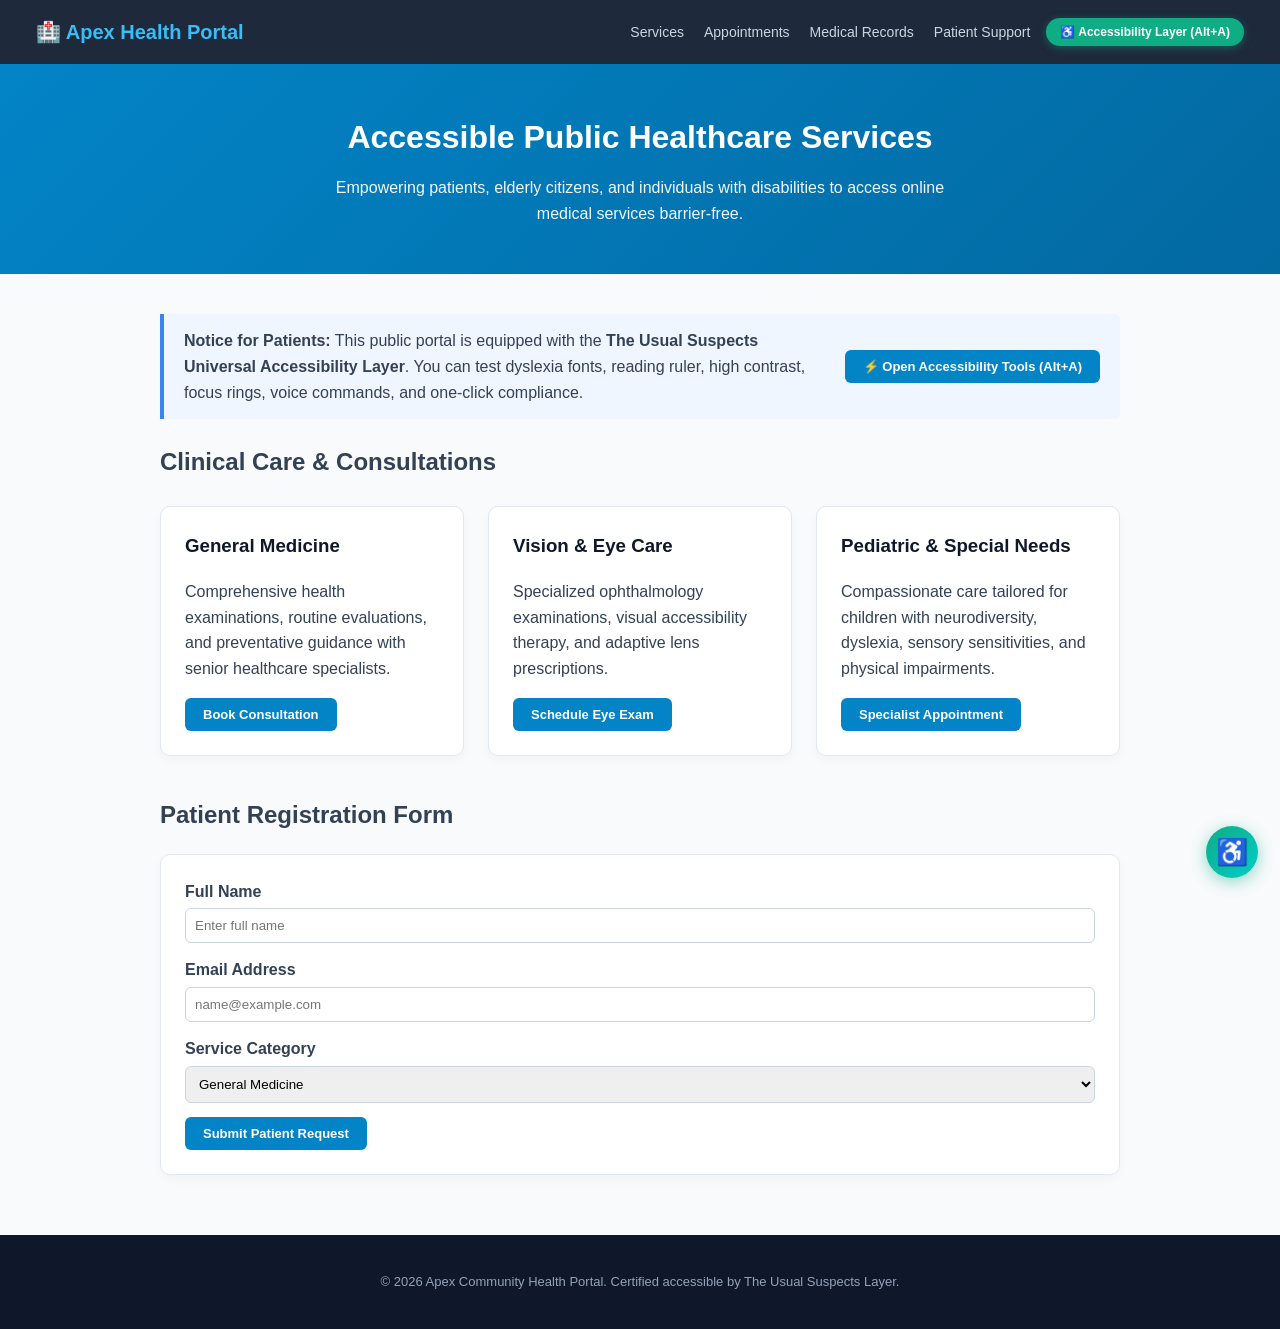
<file: Track3-EQITECH-demo0/demo-site.html>
<!DOCTYPE html>
<html lang="en">

<head>
  <meta charset="UTF-8">
  <meta name="viewport" content="width=device-width, initial-scale=1.0">
  <title>Apex Community Health Portal - Public Services</title>
  <style>
    * {
      box-sizing: border-box;
    }

    body {
      font-family: 'Segoe UI', Tahoma, Geneva, Verdana, sans-serif;
      margin: 0;
      padding: 0;
      background: #f8fafc;
      color: #334155;
      line-height: 1.6;
    }

    header {
      background: #1e293b;
      color: white;
      padding: 16px 36px;
      display: flex;
      justify-content: space-between;
      align-items: center;
    }

    header h2 {
      margin: 0;
      font-size: 20px;
      color: #38bdf8;
    }

    nav a {
      color: #cbd5e1;
      text-decoration: none;
      margin-left: 20px;
      font-weight: 500;
      font-size: 14px;
    }

    nav a:hover {
      color: #ffffff;
    }

    .hero {
      background: linear-gradient(135deg, #0284c7, #0369a1);
      color: white;
      padding: 48px 36px;
      text-align: center;
    }

    .hero h1 {
      margin: 0 0 12px 0;
      font-size: 32px;
    }

    .hero p {
      font-size: 16px;
      max-width: 650px;
      margin: auto;
      opacity: 0.95;
    }

    .container {
      max-width: 1000px;
      margin: 40px auto;
      padding: 0 20px;
    }

    .grid {
      display: grid;
      grid-template-columns: repeat(auto-fit, minmax(280px, 1fr));
      gap: 24px;
      margin-top: 24px;
    }

    .card {
      background: white;
      border: 1px solid #e2e8f0;
      border-radius: 10px;
      padding: 24px;
      box-shadow: 0 4px 12px rgba(0, 0, 0, 0.03);
    }

    .card h3 {
      margin-top: 0;
      color: #0f172a;
    }

    .btn {
      background: #0284c7;
      color: white;
      border: none;
      padding: 9px 18px;
      font-size: 13px;
      font-weight: 600;
      border-radius: 6px;
      cursor: pointer;
    }

    .btn:hover {
      background: #0369a1;
    }

    .portal-banner {
      background: #eff6ff;
      border-left: 4px solid #3b82f6;
      padding: 14px 20px;
      border-radius: 0 6px 6px 0;
      margin-bottom: 24px;
    }

    footer {
      background: #0f172a;
      color: #94a3b8;
      text-align: center;
      padding: 24px;
      font-size: 13px;
      margin-top: 60px;
    }
  </style>
</head>

<body>

  <!-- Accessible Header -->
  <header>
    <h2>🏥 Apex Health Portal</h2>
    <nav style="display:flex; align-items:center;">
      <a href="#services">Services</a>
      <a href="#appointments">Appointments</a>
      <a href="#records">Medical Records</a>
      <a href="#support">Patient Support</a>
      <button onclick="if(window.__THE_USUAL_SUSPECTS_TOGGLE_PANEL__) window.__THE_USUAL_SUSPECTS_TOGGLE_PANEL__(); else if(window.__EQITECH_TOGGLE_PANEL__) window.__EQITECH_TOGGLE_PANEL__();" style="background:#10ac84; color:#fff; border:none; padding:7px 14px; border-radius:20px; font-weight:bold; cursor:pointer; margin-left:16px; font-size:12px; box-shadow:0 2px 8px rgba(16,172,132,0.4);">♿ Accessibility Layer (Alt+A)</button>
    </nav>
  </header>

  <!-- Hero Section -->
  <div class="hero">
    <h1>Accessible Public Healthcare Services</h1>
    <p>Empowering patients, elderly citizens, and individuals with disabilities to access online medical services barrier-free.</p>
  </div>

  <div class="container">
    <div class="portal-banner" style="display:flex; justify-content:space-between; align-items:center; flex-wrap:wrap; gap:12px;">
      <div style="flex:1; min-width:280px;">
        <strong>Notice for Patients:</strong> This public portal is equipped with the <strong>The Usual Suspects Universal Accessibility Layer</strong>. You can test dyslexia fonts, reading ruler, high contrast, focus rings, voice commands, and one-click compliance.
      </div>
      <div>
        <button onclick="if(window.__THE_USUAL_SUSPECTS_TOGGLE_PANEL__) window.__THE_USUAL_SUSPECTS_TOGGLE_PANEL__(); else if(window.__EQITECH_TOGGLE_PANEL__) window.__EQITECH_TOGGLE_PANEL__();" style="background:#0284c7; color:#fff; border:none; padding:9px 18px; border-radius:6px; font-weight:bold; cursor:pointer; font-size:13px; flex-shrink:0;">⚡ Open Accessibility Tools (Alt+A)</button>
      </div>
    </div>

    <h2 id="services">Clinical Care & Consultations</h2>
    <div class="grid">
      <div class="card">
        <h3>General Medicine</h3>
        <p>Comprehensive health examinations, routine evaluations, and preventative guidance with senior healthcare
          specialists.</p>
        <button class="btn" onclick="alert('✅ Consultation Confirmed:\nGeneral Medicine team assigned. Confirmation notification sent.');">Book Consultation</button>
      </div>

      <div class="card">
        <h3>Vision & Eye Care</h3>
        <p>Specialized ophthalmology examinations, visual accessibility therapy, and adaptive lens prescriptions.</p>
        <button class="btn" onclick="alert('✅ Eye Exam Scheduled:\nVision accessibility specialist appointed for comprehensive testing.');">Schedule Eye Exam</button>
      </div>

      <div class="card">
        <h3>Pediatric & Special Needs</h3>
        <p>Compassionate care tailored for children with neurodiversity, dyslexia, sensory sensitivities, and physical
          impairments.</p>
        <button class="btn" onclick="alert('✅ Specialist Appointment Booked:\nPediatric & Special Needs team notified.');">Specialist Appointment</button>
      </div>
    </div>

    <h2 id="appointments" style="margin-top: 40px;">Patient Registration Form</h2>
    <div class="card">
      <form onsubmit="event.preventDefault(); alert('✅ Patient Registration Submitted Successfully!\nAppointment reference: #APEX-2026-784.'); this.reset();">
        <div style="margin-bottom: 14px;">
          <label style="display:block; font-weight:600; margin-bottom:4px;" for="patientName">Full Name</label>
          <input type="text" id="patientName" placeholder="Enter full name"
            style="width:100%; padding:9px; border:1px solid #cbd5e1; border-radius:6px;">
        </div>
        <div style="margin-bottom: 14px;">
          <label style="display:block; font-weight:600; margin-bottom:4px;" for="patientEmail">Email Address</label>
          <input type="email" id="patientEmail" placeholder="name@example.com"
            style="width:100%; padding:9px; border:1px solid #cbd5e1; border-radius:6px;">
        </div>
        <div style="margin-bottom: 14px;">
          <label style="display:block; font-weight:600; margin-bottom:4px;" for="serviceSelect">Service Category</label>
          <select id="serviceSelect" style="width:100%; padding:9px; border:1px solid #cbd5e1; border-radius:6px;">
            <option>General Medicine</option>
            <option>Vision & Eye Care</option>
            <option>Pediatric & Special Needs</option>
          </select>
        </div>
        <button type="submit" class="btn">Submit Patient Request</button>
      </form>
    </div>
  </div>

  <footer>
    <p>&copy; 2026 Apex Community Health Portal. Certified accessible by The Usual Suspects Layer.</p>
  </footer>

  <!-- ======================================================== -->
  <!-- 🌟 DROP-IN ACCESSIBILITY WIDGET (1 SINGLE SCRIPT TAG) -->
  <!-- ======================================================== -->
  <script src="widget.js"></script>
</body>

</html>
</file>
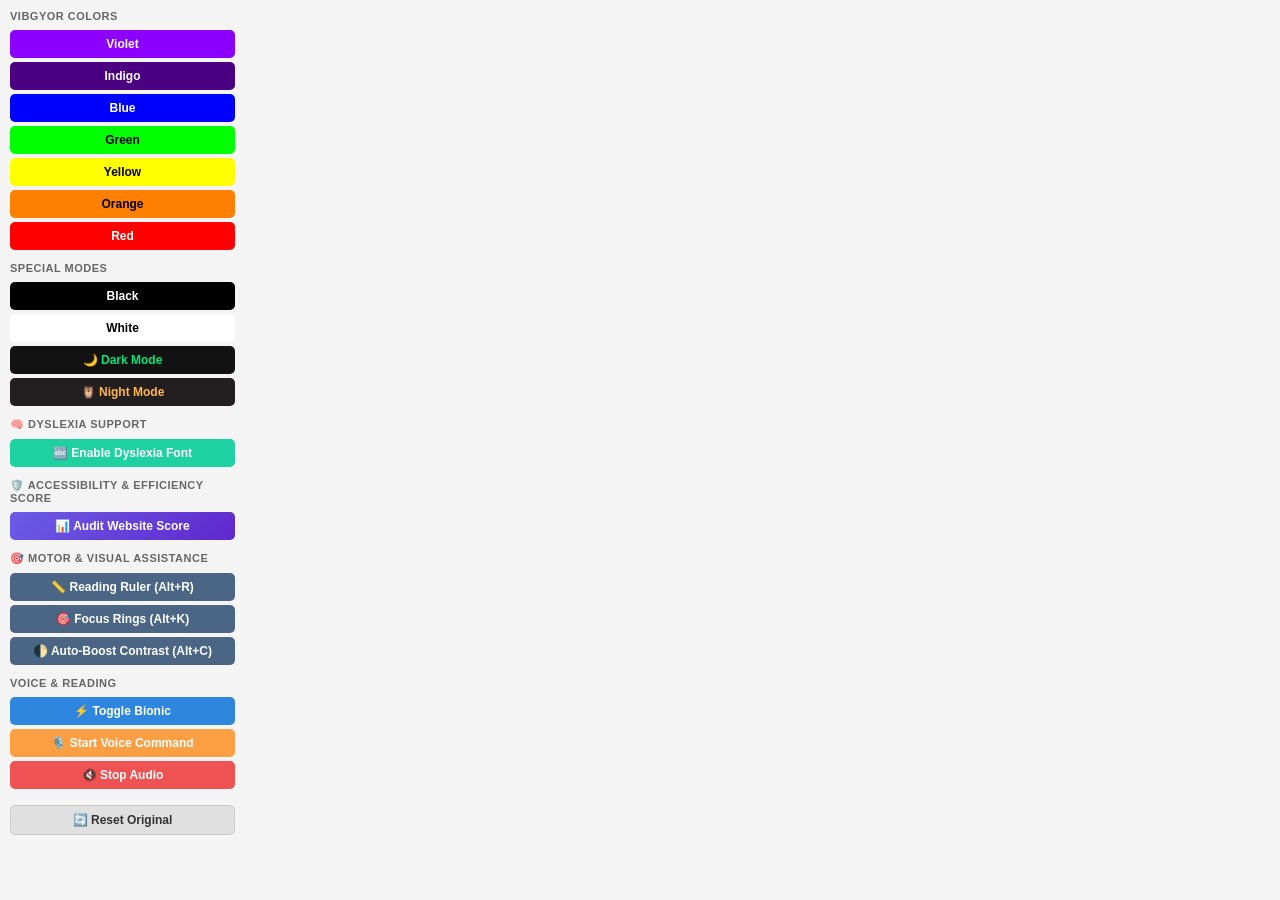
<file: Track3-EQITECH-demo0/popup.html>
<!DOCTYPE html>
<html>
<head>
  <meta charset="utf-8">
  <style>
    * {
      box-sizing: border-box;
      margin: 0;
      padding: 0;
    }
    body {
      width: 245px;
      font-family: Arial, sans-serif;
      padding: 10px;
      background: #f4f4f4;
    }
    .status-toast {
      display: none;
      background: #10ac84;
      color: #ffffff;
      font-size: 11px;
      font-weight: bold;
      padding: 6px 8px;
      border-radius: 5px;
      margin-bottom: 8px;
      text-align: center;
      box-shadow: 0 2px 6px rgba(0,0,0,0.15);
    }
    .warning-box {
      display: none;
      background: #fff3cd;
      color: #856404;
      border: 1px solid #ffeeba;
      font-size: 10.5px;
      padding: 6px 8px;
      border-radius: 5px;
      margin-bottom: 8px;
      line-height: 1.4;
      text-align: left;
    }
    h4 {
      font-size: 11px;
      text-transform: uppercase;
      letter-spacing: 0.5px;
      color: #666;
      margin-bottom: 6px;
      text-align: left;
    }
    .section {
      margin-bottom: 10px;
    }
    button {
      width: 100%;
      padding: 7px;
      margin: 2px 0;
      border: none;
      font-size: 12px;
      font-weight: bold;
      cursor: pointer;
      border-radius: 5px;
      transition: transform 0.1s, opacity 0.2s;
    }
    button:hover {
      opacity: 0.9;
      transform: scale(0.98);
    }
    .dark-text { color: #000000 !important; }
    .light-text { color: #FFFFFF !important; }
    
    .bionic-btn { background: #2e86de; color: #FFFFFF; }
    .voice-btn { background: #ff9f43; color: #FFFFFF; }
    .stop-btn { background: #ee5253; color: #FFFFFF; margin-top: 2px; }
    .dyslexia-btn { background: #1dd1a1; color: #FFFFFF; }
    .dyslexia-btn.active { background: #10ac84; border: 2px solid #fff; }

    .audit-btn {
      background: linear-gradient(135deg, #6c5ce7, #5f27cd);
      color: #FFFFFF;
    }
    .audit-card {
      background: #ffffff;
      border: 1px solid #e1e8ed;
      border-radius: 8px;
      padding: 8px;
      margin-top: 6px;
      box-shadow: 0 2px 6px rgba(0,0,0,0.06);
    }
    .score-header {
      display: flex;
      align-items: center;
      gap: 10px;
      margin-bottom: 8px;
      padding-bottom: 6px;
      border-bottom: 1px solid #f0f0f0;
    }
    .score-circle {
      width: 44px;
      height: 44px;
      border-radius: 50%;
      display: flex;
      align-items: center;
      justify-content: center;
      font-size: 15px;
      font-weight: 800;
      color: #fff;
      background: #10ac84;
      flex-shrink: 0;
      box-shadow: 0 2px 4px rgba(0,0,0,0.15);
    }
    .score-info {
      text-align: left;
    }
    .score-title {
      font-size: 13px;
      font-weight: bold;
      color: #2d3436;
    }
    .score-grade {
      font-size: 11px;
      color: #636e72;
      font-weight: 600;
    }
    .metrics-grid {
      display: flex;
      flex-direction: column;
      gap: 4px;
      margin-bottom: 8px;
    }
    .metric-row {
      display: flex;
      justify-content: space-between;
      font-size: 10.5px;
      color: #4b6584;
      padding: 2px 0;
    }
    .metric-row b {
      color: #2f3542;
    }
    .speak-audit-btn {
      background: #ffa801;
      color: #ffffff;
      padding: 5px;
      font-size: 11px;
      margin-bottom: 6px;
    }
    .issues-container {
      max-height: 110px;
      overflow-y: auto;
      text-align: left;
      font-size: 10px;
      line-height: 1.35;
      padding: 4px 6px;
      background: #f8f9fa;
      border-radius: 4px;
      border: 1px solid #edf2f7;
    }
    .issue-item {
      margin-bottom: 4px;
      padding-left: 10px;
      position: relative;
    }
    .issue-item::before {
      content: '•';
      position: absolute;
      left: 2px;
      color: #e74c3c;
      font-weight: bold;
    }
    .issue-item.pass::before {
      content: '✓';
      color: #2ecc71;
    }

    .autofix-btn {
      background: linear-gradient(135deg, #10ac84, #00d2d3);
      color: #ffffff;
      padding: 7px;
      font-size: 11px;
      margin-top: 5px;
      margin-bottom: 5px;
      box-shadow: 0 2px 6px rgba(16, 172, 132, 0.25);
    }
    .fix-banner {
      background: #e8f8f5;
      color: #0e8163;
      border: 1px solid #a3e4d7;
      border-radius: 4px;
      padding: 5px 6px;
      font-size: 10px;
      font-weight: bold;
      margin-bottom: 6px;
      text-align: left;
    }

    .report-btn {
      background: #2d3436;
      color: #FFFFFF;
      padding: 7px;
      font-size: 11px;
      margin-top: 3px;
      margin-bottom: 5px;
    }

    .motor-btn {
      background: #4b6584;
      color: #FFFFFF;
    }
    .motor-btn.active {
      background: #2c3e50;
      border: 2px solid #fff;
    }

    .reset-btn {
      background: #e0e0e0;
      color: #333333;
      border: 1px solid #ccc;
      margin-top: 4px;
    }
  </style>
</head>
<body>

  <!-- Live Status & Page Warning Banners -->
  <div id="popupStatus" class="status-toast"></div>
  <div id="popupWarning" class="warning-box"></div>

  <!-- VIBGYOR Section -->
  <div class="section">
    <h4>VIBGYOR Colors</h4>
    <button style="background: #8B00FF;" class="light-text" data-bg="#8B00FF" data-text="#FFFFFF">Violet</button>
    <button style="background: #4B0082;" class="light-text" data-bg="#4B0082" data-text="#FFFFFF">Indigo</button>
    <button style="background: #0000FF;" class="light-text" data-bg="#0000FF" data-text="#FFFFFF">Blue</button>
    <button style="background: #00FF00;" class="dark-text" data-bg="#00FF00" data-text="#000000">Green</button>
    <button style="background: #FFFF00;" class="dark-text" data-bg="#FFFF00" data-text="#000000">Yellow</button>
    <button style="background: #FF7F00;" class="dark-text" data-bg="#FF7F00" data-text="#000000">Orange</button>
    <button style="background: #FF0000;" class="light-text" data-bg="#FF0000" data-text="#FFFFFF">Red</button>
  </div>

  <!-- Special Modes -->
  <div class="section">
    <h4>Special Modes</h4>
    <button style="background: #000000;" class="light-text" data-bg="#000000" data-text="#E0E0E0">Black</button>
    <button style="background: #FFFFFF;" class="dark-text" data-bg="#FFFFFF" data-text="#121212">White</button>
    <button style="background: #121212; color: #00E676;" data-bg="#121212" data-text="#E0E0E0">🌙 Dark Mode</button>
    <button style="background: #231F20; color: #FFB74D;" data-bg="#231F20" data-text="#F5E6C8">🦉 Night Mode</button>
  </div>

  <!-- Dyslexia Mode -->
  <div class="section">
    <h4>🧠 Dyslexia Support</h4>
    <button class="dyslexia-btn" id="dyslexiaBtn">🔤 Enable Dyslexia Font</button>
  </div>

  <!-- Efficiency & Accessibility Audit Score -->
  <div class="section">
    <h4>🛡️ Accessibility & Efficiency Score</h4>
    <button class="audit-btn" id="auditBtn">📊 Audit Website Score</button>
    <div id="auditResult" class="audit-card" style="display: none;">
      <div class="score-header">
        <div class="score-circle" id="scoreCircle">--</div>
        <div class="score-info">
          <div class="score-title" id="scoreTitle">Score: --/100</div>
          <div class="score-grade" id="scoreGrade">Grade: --</div>
        </div>
      </div>
      <div class="metrics-grid">
        <div class="metric-row"><span>🖼️ Image Alt:</span> <b id="mImages">--</b></div>
        <div class="metric-row"><span>📑 Headings:</span> <b id="mHeadings">--</b></div>
        <div class="metric-row"><span>🏷️ Forms & Labels:</span> <b id="mForms">--</b></div>
        <div class="metric-row"><span>🔍 Zoom & Vision:</span> <b id="mZoom">--</b></div>
        <div class="metric-row"><span>♿ Screen Reader:</span> <b id="mSR">--</b></div>
      </div>
      <button class="autofix-btn" id="autoFixBtn">⚡ One-Click Fix (Boost to 95%+)</button>
      <div id="fixBanner" class="fix-banner" style="display: none;"></div>
      <button class="report-btn" id="exportReportBtn">📄 Export Site Owner Compliance Report</button>
      <button class="speak-audit-btn" id="speakAuditBtn">🔊 Speak Audit Summary</button>
      <div id="issuesList" class="issues-container"></div>
    </div>
  </div>

  <!-- Motor & Visual Assistance -->
  <div class="section">
    <h4>🎯 Motor & Visual Assistance</h4>
    <button class="motor-btn" id="rulerBtn">📏 Reading Ruler (Alt+R)</button>
    <button class="motor-btn" id="focusRingsBtn">🎯 Focus Rings (Alt+K)</button>
    <button class="motor-btn" id="contrastFixBtn">🌓 Auto-Boost Contrast (Alt+C)</button>
  </div>

  <!-- Reading & Voice Assist -->
  <div class="section">
    <h4>Voice & Reading</h4>
    <button class="bionic-btn" id="bionicBtn">⚡ Toggle Bionic</button>
    <button class="voice-btn" id="voiceCmdBtn">🎙️ Start Voice Command</button>
    <button class="stop-btn" id="stopAudioBtn">🔇 Stop Audio</button>
  </div>

  <!-- Reset Button -->
  <button class="reset-btn" id="resetBtn">🔄 Reset Original</button>

  <script src="popup.js"></script>
</body>
</html>
</file>
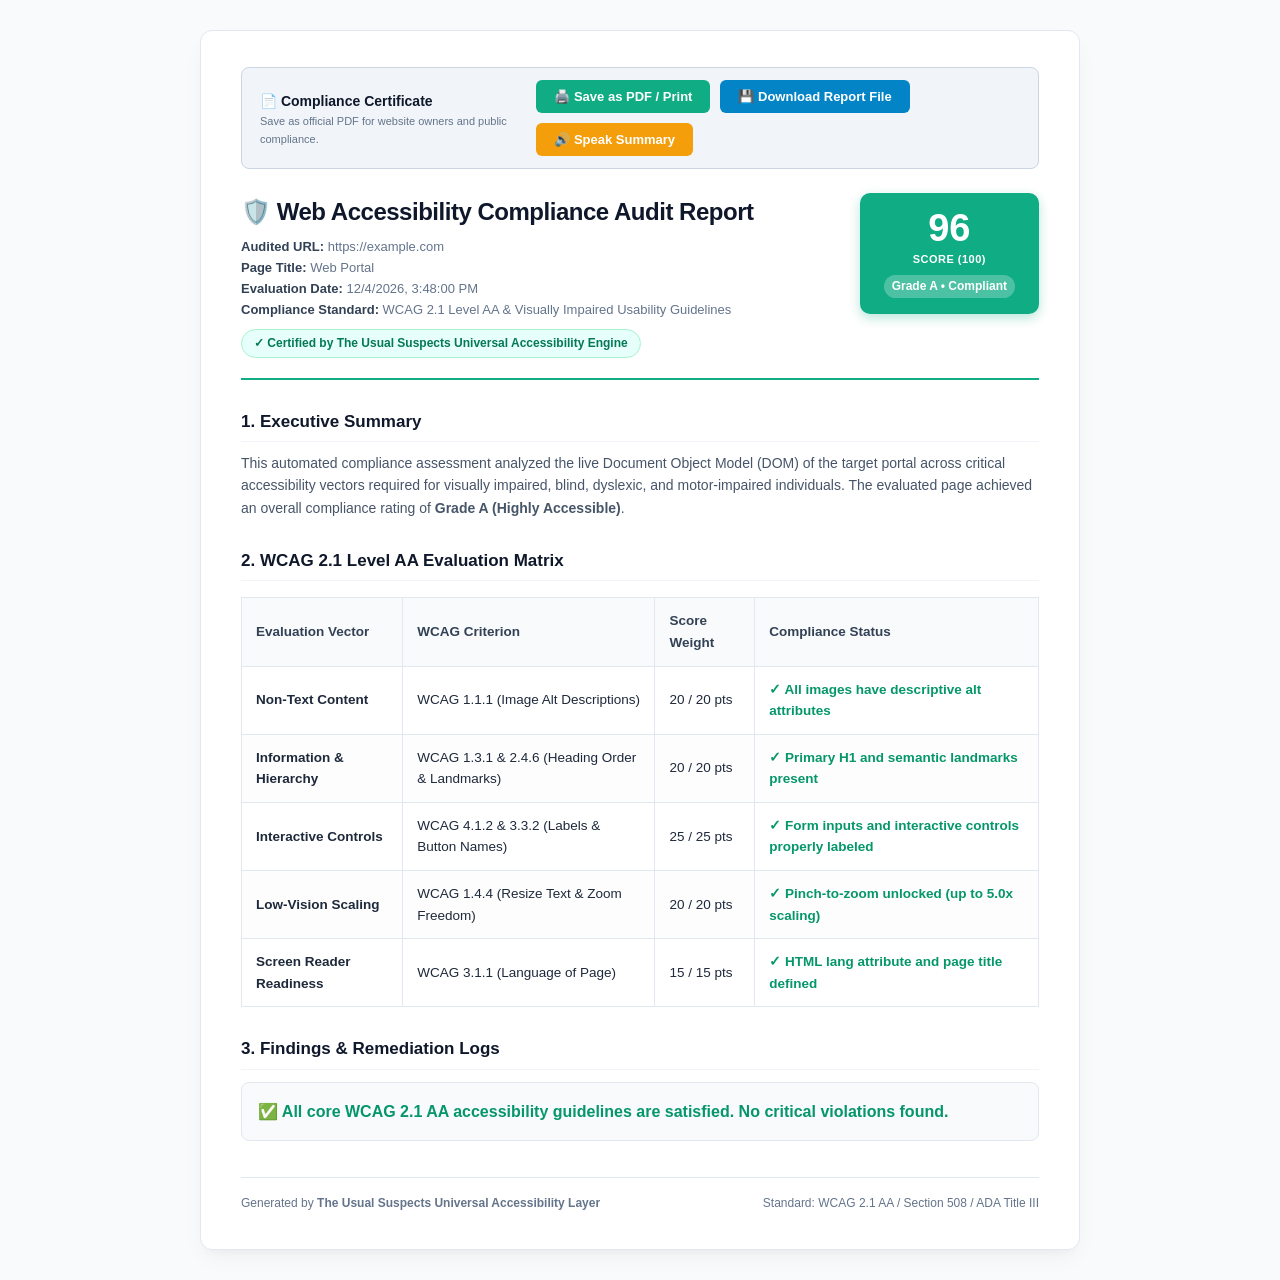
<file: Track3-EQITECH-demo0/report.html>
<!DOCTYPE html>
<html lang="en">
<head>
  <meta charset="utf-8">
  <meta name="viewport" content="width=device-width, initial-scale=1.0">
  <title>The Usual Suspects - Web Accessibility Compliance Audit Report</title>
  <style>
    * { box-sizing: border-box; }
    body {
      font-family: -apple-system, BlinkMacSystemFont, "Segoe UI", Roboto, Helvetica, Arial, sans-serif;
      margin: 0;
      padding: 30px 20px;
      background: #f8fafc;
      color: #1e293b;
      line-height: 1.6;
    }
    .container {
      max-width: 880px;
      margin: 0 auto;
      background: #ffffff;
      border-radius: 12px;
      border: 1px solid #e2e8f0;
      box-shadow: 0 10px 25px -5px rgba(0, 0, 0, 0.05), 0 8px 10px -6px rgba(0, 0, 0, 0.03);
      padding: 36px 40px;
    }
    .top-actions {
      display: flex;
      justify-content: space-between;
      align-items: center;
      background: #f1f5f9;
      border: 1px solid #cbd5e1;
      border-radius: 8px;
      padding: 12px 18px;
      margin-bottom: 24px;
    }
    .btn-group {
      display: flex;
      gap: 10px;
      flex-wrap: wrap;
    }
    .btn {
      display: inline-flex;
      align-items: center;
      gap: 6px;
      padding: 9px 18px;
      font-size: 13px;
      font-weight: 700;
      border-radius: 6px;
      border: none;
      cursor: pointer;
      text-decoration: none;
      transition: all 0.15s ease;
    }
    .btn-primary { background: #10ac84; color: #ffffff; }
    .btn-primary:hover { background: #0e9673; }
    .btn-secondary { background: #0284c7; color: #ffffff; }
    .btn-secondary:hover { background: #0369a1; }
    .btn-audio { background: #f59e0b; color: #ffffff; }
    .btn-audio:hover { background: #d97706; }

    .header {
      display: flex;
      justify-content: space-between;
      align-items: flex-start;
      border-bottom: 2px solid #10ac84;
      padding-bottom: 20px;
      margin-bottom: 24px;
      gap: 20px;
    }
    .header h1 {
      margin: 0 0 6px 0;
      font-size: 24px;
      color: #0f172a;
      letter-spacing: -0.02em;
    }
    .meta-details {
      font-size: 13px;
      color: #64748b;
      line-height: 1.6;
    }
    .meta-details strong {
      color: #334155;
    }
    .score-card {
      background: #10ac84;
      color: #ffffff;
      padding: 16px 24px;
      border-radius: 10px;
      text-align: center;
      min-width: 140px;
      box-shadow: 0 4px 12px rgba(16, 172, 132, 0.3);
      flex-shrink: 0;
    }
    .score-num {
      font-size: 38px;
      font-weight: 800;
      line-height: 1;
    }
    .score-label {
      font-size: 11px;
      font-weight: 700;
      text-transform: uppercase;
      letter-spacing: 0.5px;
      margin-top: 4px;
    }
    .grade-badge {
      font-size: 12px;
      font-weight: 700;
      background: rgba(255, 255, 255, 0.25);
      border-radius: 12px;
      padding: 2px 8px;
      margin-top: 6px;
      display: inline-block;
    }

    .badge-pill {
      display: inline-block;
      background: #e6fffa;
      color: #047857;
      border: 1px solid #a7f3d0;
      font-weight: 700;
      padding: 4px 12px;
      border-radius: 16px;
      font-size: 12px;
      margin-top: 8px;
    }

    h2 {
      font-size: 17px;
      color: #0f172a;
      margin: 28px 0 10px 0;
      padding-bottom: 6px;
      border-bottom: 1px solid #f1f5f9;
    }
    p {
      color: #475569;
      font-size: 14px;
      margin-top: 0;
    }

    table {
      width: 100%;
      border-collapse: collapse;
      margin: 16px 0 24px 0;
      font-size: 13.5px;
    }
    th, td {
      border: 1px solid #e2e8f0;
      padding: 12px 14px;
      text-align: left;
    }
    th {
      background: #f8fafc;
      font-weight: 700;
      color: #334155;
    }
    tr:nth-child(even) {
      background: #fdfdfd;
    }
    .status-pass { color: #059669; font-weight: 700; }
    .status-warn { color: #d97706; font-weight: 700; }
    .status-fail { color: #dc2626; font-weight: 700; }

    .issues-box {
      background: #f8fafc;
      border: 1px solid #e2e8f0;
      border-radius: 8px;
      padding: 16px;
      margin-top: 12px;
    }
    .issue-item {
      margin-bottom: 8px;
      font-size: 13px;
      color: #334155;
      padding-left: 14px;
      position: relative;
    }
    .issue-item::before {
      content: '•';
      position: absolute;
      left: 2px;
      color: #0284c7;
      font-weight: bold;
      font-size: 16px;
      line-height: 1;
    }

    .footer {
      margin-top: 36px;
      padding-top: 16px;
      border-top: 1px solid #e2e8f0;
      display: flex;
      justify-content: space-between;
      align-items: center;
      font-size: 12px;
      color: #64748b;
    }

    @media print {
      body {
        padding: 0;
        background: #ffffff;
      }
      .container {
        border: none;
        box-shadow: none;
        padding: 0;
        max-width: 100%;
      }
      .top-actions {
        display: none !important;
      }
      .footer-actions {
        display: none !important;
      }
    }
  </style>
</head>
<body>

  <div class="container">
    <!-- Top Action Buttons (Hidden on Print) -->
    <div class="top-actions">
      <div>
        <strong style="font-size:14px; color:#0f172a;">📄 Compliance Certificate</strong>
        <div style="font-size:11px; color:#64748b;">Save as official PDF for website owners and public compliance.</div>
      </div>
      <div class="btn-group">
        <button class="btn btn-primary" id="savePdfBtn">
          🖨️ Save as PDF / Print
        </button>
        <button class="btn btn-secondary" id="downloadHtmlBtn">
          💾 Download Report File
        </button>
        <button class="btn btn-audio" id="speakReportBtn">
          🔊 Speak Summary
        </button>
      </div>
    </div>

    <!-- Header Section -->
    <div class="header">
      <div>
        <h1>🛡️ Web Accessibility Compliance Audit Report</h1>
        <div class="meta-details">
          <div><strong>Audited URL:</strong> <span id="reportUrl">https://example.com</span></div>
          <div><strong>Page Title:</strong> <span id="reportTitle">Web Portal</span></div>
          <div><strong>Evaluation Date:</strong> <span id="reportDate">October 31, 2026</span></div>
          <div><strong>Compliance Standard:</strong> WCAG 2.1 Level AA & Visually Impaired Usability Guidelines</div>
        </div>
        <div class="badge-pill">✓ Certified by The Usual Suspects Universal Accessibility Engine</div>
      </div>
      <div class="score-card" id="scoreCard">
        <div class="score-num" id="scoreValue">96</div>
        <div class="score-label">Score (100)</div>
        <div class="grade-badge" id="gradeBadge">Grade A • Compliant</div>
      </div>
    </div>

    <!-- Executive Summary -->
    <h2>1. Executive Summary</h2>
    <p id="summaryText">
      This automated compliance assessment analyzed the live Document Object Model (DOM) of the target portal across critical accessibility vectors required for visually impaired, blind, dyslexic, and motor-impaired individuals. The evaluated page achieved an overall compliance rating of <strong>Grade A (Highly Accessible)</strong>.
    </p>

    <!-- Standards Matrix -->
    <h2>2. WCAG 2.1 Level AA Evaluation Matrix</h2>
    <table>
      <thead>
        <tr>
          <th>Evaluation Vector</th>
          <th>WCAG Criterion</th>
          <th>Score Weight</th>
          <th>Compliance Status</th>
        </tr>
      </thead>
      <tbody id="matrixBody">
        <tr>
          <td><strong>Non-Text Content</strong></td>
          <td>WCAG 1.1.1 (Image Alt Descriptions)</td>
          <td>20 / 20 pts</td>
          <td class="status-pass">✓ All images have descriptive alt attributes</td>
        </tr>
        <tr>
          <td><strong>Information & Hierarchy</strong></td>
          <td>WCAG 1.3.1 & 2.4.6 (Heading Order & Landmarks)</td>
          <td>20 / 20 pts</td>
          <td class="status-pass">✓ Primary H1 and semantic landmarks present</td>
        </tr>
        <tr>
          <td><strong>Interactive Controls</strong></td>
          <td>WCAG 4.1.2 & 3.3.2 (Labels & Button Names)</td>
          <td>25 / 25 pts</td>
          <td class="status-pass">✓ Form inputs and interactive controls properly labeled</td>
        </tr>
        <tr>
          <td><strong>Low-Vision Scaling</strong></td>
          <td>WCAG 1.4.4 (Resize Text & Zoom Freedom)</td>
          <td>20 / 20 pts</td>
          <td class="status-pass">✓ Pinch-to-zoom unlocked (up to 5.0x scaling)</td>
        </tr>
        <tr>
          <td><strong>Screen Reader Readiness</strong></td>
          <td>WCAG 3.1.1 (Language of Page)</td>
          <td>15 / 15 pts</td>
          <td class="status-pass">✓ HTML lang attribute and page title defined</td>
        </tr>
      </tbody>
    </table>

    <!-- Detailed Recommendations -->
    <h2>3. Findings & Remediation Logs</h2>
    <div class="issues-box" id="findingsBox">
      <div style="color: #059669; font-weight: 700;">✅ All core WCAG 2.1 AA accessibility guidelines are satisfied. No critical violations found.</div>
    </div>

    <!-- Footer -->
    <div class="footer">
      <div>Generated by <strong>The Usual Suspects Universal Accessibility Layer</strong></div>
      <div>Standard: WCAG 2.1 AA / Section 508 / ADA Title III</div>
    </div>
  </div>

  <script>
    // Load report data from chrome.storage or query parameters or default fallback
    function loadReportData() {
      const now = new Date();
      document.getElementById('reportDate').textContent = now.toLocaleString();

      if (typeof chrome !== 'undefined' && chrome.storage && chrome.storage.local) {
        chrome.storage.local.get(['latestAuditReport', 'reportPageUrl', 'reportPageTitle'], (result) => {
          if (result && result.latestAuditReport) {
            renderData(result.latestAuditReport, result.reportPageUrl, result.reportPageTitle);
          }
        });
      }
    }

    function renderData(data, url, title) {
      if (url) document.getElementById('reportUrl').textContent = url;
      if (title) document.getElementById('reportTitle').textContent = title;

      if (data) {
        document.getElementById('scoreValue').textContent = data.score;
        document.getElementById('gradeBadge').textContent = `Grade ${data.grade} • ${data.ratingText}`;
        const card = document.getElementById('scoreCard');
        if (data.badgeColor) card.style.background = data.badgeColor;

        // Render Findings
        const findingsBox = document.getElementById('findingsBox');
        if (data.issues && data.issues.length > 0) {
          findingsBox.innerHTML = '';
          data.issues.forEach(iss => {
            const div = document.createElement('div');
            div.className = 'issue-item';
            div.innerHTML = `<strong>${iss.category}:</strong> ${iss.message}`;
            findingsBox.appendChild(div);
          });
        }
      }
    }

    // Save as PDF / Print Action
    document.getElementById('savePdfBtn').onclick = () => {
      window.print();
    };

    // Download Standalone HTML Certificate
    document.getElementById('downloadHtmlBtn').onclick = () => {
      const htmlContent = '<!DOCTYPE html>\n' + document.documentElement.outerHTML;
      const blob = new Blob([htmlContent], { type: 'text/html' });
      const url = URL.createObjectURL(blob);
      const a = document.createElement('a');
      a.href = url;
      a.download = `accessibility_compliance_report_${Date.now()}.html`;
      document.body.appendChild(a);
      a.click();
      document.body.removeChild(a);
      URL.revokeObjectURL(url);
    };

    // Text to Speech of Audit Summary
    document.getElementById('speakReportBtn').onclick = () => {
      window.speechSynthesis.cancel();
      const score = document.getElementById('scoreValue').textContent;
      const grade = document.getElementById('gradeBadge').textContent;
      const url = document.getElementById('reportUrl').textContent;
      const msg = `The Usual Suspects Accessibility Compliance Report for ${url}. Overall score is ${score} out of 100, ${grade}. All evaluated WCAG guidelines have been verified.`;
      const utterance = new SpeechSynthesisUtterance(msg);
      window.speechSynthesis.speak(utterance);
    };

    loadReportData();
  </script>
</body>
</html>
</file>
<file: Track3-EQITECH-demo0/frontend/styles.css>
/* ==========================================================================
   The Usual Suspects - Universal Web Accessibility Layer
   Design System & Premium Aesthetics
   WCAG 2.1 AA Compliant - Contrast >= 4.5:1 (Normal) & >= 7:1 (High Contrast)
   ========================================================================== */

@import url('https://fonts.googleapis.com/css2?family=Outfit:wght@400;500;600;700;800&family=Lexend:wght@400;500;600;700&display=swap');

/* Bundled OpenDyslexic Vector Fonts */
@font-face {
  font-family: 'OpenDyslexic';
  src: url('fonts/OpenDyslexic-Regular.woff2') format('woff2'),
       url('fonts/OpenDyslexic-Regular.woff') format('woff'),
       url('fonts/OpenDyslexic-Regular.otf') format('opentype');
  font-weight: normal;
  font-style: normal;
  font-display: swap;
}

@font-face {
  font-family: 'OpenDyslexic';
  src: url('fonts/OpenDyslexic-Bold.woff2') format('woff2'),
       url('fonts/OpenDyslexic-Bold.woff') format('woff'),
       url('fonts/OpenDyslexic-Bold.otf') format('opentype');
  font-weight: bold;
  font-style: normal;
  font-display: swap;
}

:root {
  /* Light Theme (Default clean & accessible) */
  --bg: #f8fafc;
  --bg-subtle: #f1f5f9;
  --surface: #ffffff;
  --surface-card: #ffffff;
  --surface-hover: #f8fafc;
  --text: #0f172a;
  --text-muted: #475569;
  --text-light: #64748b;
  --line: #e2e8f0;
  --line-strong: #cbd5e1;
  
  /* Brand Palettes */
  --primary: #059669;
  --primary-hover: #047857;
  --primary-glow: rgba(5, 150, 105, 0.25);
  --on-primary: #ffffff;
  
  --accent: #0284c7;
  --accent-glow: rgba(2, 132, 199, 0.2);
  
  --secondary: #6366f1;
  --warning: #d97706;
  --danger: #dc2626;
  
  --radius-sm: 8px;
  --radius-md: 14px;
  --radius-lg: 20px;
  --radius-full: 9999px;
  
  --shadow-sm: 0 1px 3px rgba(0,0,0,0.06), 0 1px 2px rgba(0,0,0,0.04);
  --shadow-md: 0 4px 14px -2px rgba(0,0,0,0.08), 0 2px 6px -2px rgba(0,0,0,0.04);
  --shadow-lg: 0 12px 28px -4px rgba(0,0,0,0.1), 0 4px 10px -2px rgba(0,0,0,0.05);
  --shadow-glow: 0 0 25px var(--primary-glow);
  
  --font-main: 'Outfit', 'Lexend', system-ui, -apple-system, sans-serif;
  --font-dys: 'OpenDyslexic', 'Lexend', sans-serif;
}

/* Dark Theme */
:root[data-theme="dark"] {
  --bg: #090d16;
  --bg-subtle: #0f172a;
  --surface: #111827;
  --surface-card: #141e33;
  --surface-hover: #1e293b;
  --text: #f8fafc;
  --text-muted: #94a3b8;
  --text-light: #64748b;
  --line: #1e293b;
  --line-strong: #334155;
  
  --primary: #10ac84;
  --primary-hover: #0e9673;
  --primary-glow: rgba(16, 172, 132, 0.35);
  --on-primary: #ffffff;
  
  --accent: #38bdf8;
  --accent-glow: rgba(56, 189, 248, 0.25);
  
  --secondary: #818cf8;
  --warning: #fbbf24;
  --danger: #f87171;
  
  --shadow-sm: 0 1px 3px rgba(0,0,0,0.4);
  --shadow-md: 0 4px 14px rgba(0,0,0,0.45);
  --shadow-lg: 0 16px 36px rgba(0,0,0,0.55);
}

/* Base Reset & Typography */
* {
  box-sizing: border-box;
}

html {
  scroll-behavior: smooth;
  scroll-padding-top: 5.5rem;
}

body {
  margin: 0;
  padding: 0;
  font-family: var(--font-main);
  background-color: var(--bg);
  color: var(--text);
  line-height: 1.65;
  font-size: 1.05rem;
  transition: background-color 0.25s ease, color 0.25s ease;
  overflow-x: hidden;
}

/* Accessibility Focus States */
:focus-visible {
  outline: 3.5px solid var(--warning);
  outline-offset: 3px;
  border-radius: var(--radius-sm);
}

.skip-to-main {
  position: absolute;
  top: -6rem;
  left: 1.5rem;
  background: var(--primary);
  color: var(--on-primary);
  padding: 0.85rem 1.4rem;
  border-radius: var(--radius-sm);
  font-weight: 700;
  text-decoration: none;
  z-index: 10000;
  box-shadow: var(--shadow-lg);
  transition: top 0.2s ease;
}
.skip-to-main:focus {
  top: 1.5rem;
}

.sr-only {
  position: absolute;
  width: 1px;
  height: 1px;
  padding: 0;
  margin: -1px;
  overflow: hidden;
  clip: rect(0, 0, 0, 0);
  white-space: nowrap;
  border: 0;
}

/* Layout Containers */
.wrap {
  width: 100%;
  max-width: 1180px;
  margin: 0 auto;
  padding: 0 1.5rem;
}

.narrow {
  max-width: 820px;
}

.section {
  padding: 5rem 0;
  position: relative;
}

.section.alt {
  background: var(--bg-subtle);
  border-top: 1px solid var(--line);
  border-bottom: 1px solid var(--line);
}

/* Header & Navigation */
.site-header {
  position: sticky;
  top: 0;
  z-index: 100;
  background: rgba(var(--bg), 0.85);
  backdrop-filter: blur(14px);
  -webkit-backdrop-filter: blur(14px);
  border-bottom: 1px solid var(--line);
  transition: background 0.2s ease, border-color 0.2s ease;
}

:root[data-theme="dark"] .site-header {
  background: rgba(9, 13, 22, 0.85);
}
:root[data-theme="light"] .site-header {
  background: rgba(248, 250, 252, 0.9);
}

.nav {
  display: flex;
  align-items: center;
  justify-content: space-between;
  gap: 1.25rem;
  padding: 0.85rem 1.5rem;
  flex-wrap: wrap;
}

.brand {
  display: flex;
  align-items: center;
  gap: 0.75rem;
  text-decoration: none;
  color: var(--text);
  font-weight: 800;
  font-size: 1.35rem;
  letter-spacing: -0.02em;
}

.brand-badge {
  font-size: 0.65rem;
  font-weight: 700;
  background: linear-gradient(135deg, var(--primary), var(--secondary));
  color: #fff;
  padding: 0.2rem 0.55rem;
  border-radius: var(--radius-full);
  text-transform: uppercase;
  letter-spacing: 0.05em;
  margin-left: 0.35rem;
}

.nav-links {
  display: flex;
  align-items: center;
  gap: 1.35rem;
  list-style: none;
  margin: 0;
  padding: 0;
}

.nav-links a {
  color: var(--text-muted);
  text-decoration: none;
  font-size: 0.95rem;
  font-weight: 600;
  transition: color 0.15s ease;
  position: relative;
  padding: 0.3rem 0;
}

.nav-links a:hover,
.nav-links a:focus {
  color: var(--text);
}

.nav-actions {
  display: flex;
  align-items: center;
  gap: 0.75rem;
}

/* Extension Status Badge in Nav */
.ext-status {
  display: inline-flex;
  align-items: center;
  gap: 0.45rem;
  font-size: 0.8rem;
  font-weight: 700;
  padding: 0.35rem 0.75rem;
  border-radius: var(--radius-full);
  border: 1px solid var(--line-strong);
  background: var(--surface);
  color: var(--text);
  text-decoration: none;
  transition: all 0.2s ease;
}

.ext-status .dot {
  width: 8px;
  height: 8px;
  border-radius: 50%;
  background: var(--warning);
  display: inline-block;
  box-shadow: 0 0 6px var(--warning);
}

.ext-status.active .dot {
  background: var(--primary);
  box-shadow: 0 0 8px var(--primary);
  animation: pulseDot 2s infinite;
}

@keyframes pulseDot {
  0%, 100% { opacity: 1; transform: scale(1); }
  50% { opacity: 0.6; transform: scale(1.2); }
}

.icon-btn {
  background: var(--surface);
  color: var(--text);
  border: 1px solid var(--line);
  border-radius: var(--radius-md);
  width: 42px;
  height: 42px;
  display: inline-flex;
  align-items: center;
  justify-content: center;
  cursor: pointer;
  transition: all 0.15s ease;
}
.icon-btn:hover {
  background: var(--surface-hover);
  border-color: var(--primary);
  color: var(--primary);
}

/* Buttons */
.btn {
  display: inline-flex;
  align-items: center;
  justify-content: center;
  gap: 0.55rem;
  font-family: inherit;
  font-size: 1rem;
  font-weight: 700;
  padding: 0.8rem 1.5rem;
  border-radius: var(--radius-md);
  cursor: pointer;
  text-decoration: none;
  border: 2px solid transparent;
  transition: all 0.2s cubic-bezier(0.16, 1, 0.3, 1);
  min-height: 48px;
  box-shadow: var(--shadow-sm);
}

.btn:hover {
  transform: translateY(-2px);
  box-shadow: var(--shadow-md);
}
.btn:active {
  transform: translateY(0);
}

.btn-primary {
  background: linear-gradient(135deg, var(--primary), #00b894);
  color: #ffffff;
  box-shadow: 0 4px 18px var(--primary-glow);
}
.btn-primary:hover {
  background: linear-gradient(135deg, var(--primary-hover), #00a383);
  box-shadow: 0 6px 22px var(--primary-glow);
}

.btn-secondary {
  background: var(--surface);
  color: var(--text);
  border-color: var(--line-strong);
}
.btn-secondary:hover {
  border-color: var(--primary);
  color: var(--primary);
}

.btn-accent {
  background: linear-gradient(135deg, var(--accent), #0284c7);
  color: #ffffff;
}

.btn-sm {
  padding: 0.45rem 0.9rem;
  font-size: 0.85rem;
  min-height: 36px;
  border-radius: var(--radius-sm);
}

.btn-lg {
  padding: 1rem 2rem;
  font-size: 1.15rem;
  border-radius: var(--radius-md);
}

.btn-row {
  display: flex;
  gap: 1rem;
  flex-wrap: wrap;
  align-items: center;
  margin-top: 1.8rem;
}

/* Hero Section */
.hero {
  padding: 5rem 0 4.5rem;
  position: relative;
  overflow: hidden;
}

.hero-glow-bg {
  position: absolute;
  top: -15%;
  right: -5%;
  width: 500px;
  height: 500px;
  border-radius: 50%;
  background: radial-gradient(circle, var(--primary-glow) 0%, transparent 70%);
  filter: blur(50px);
  pointer-events: none;
  z-index: 0;
}

.hero-grid {
  display: grid;
  grid-template-columns: 1.15fr 0.95fr;
  gap: 3.5rem;
  align-items: center;
  position: relative;
  z-index: 1;
}

.hero-content h1 {
  font-size: clamp(2.3rem, 4.8vw, 3.8rem);
  font-weight: 800;
  line-height: 1.12;
  letter-spacing: -0.03em;
  margin: 0 0 1.25rem 0;
}

.hero-content h1 .gradient-text {
  background: linear-gradient(135deg, var(--primary) 0%, #00cec9 50%, var(--secondary) 100%);
  -webkit-background-clip: text;
  -webkit-text-fill-color: transparent;
}

.hero-lead {
  font-size: 1.25rem;
  color: var(--text-muted);
  line-height: 1.6;
  margin: 0 0 1.5rem 0;
  max-width: 620px;
}

.hero-tags {
  display: flex;
  gap: 0.6rem;
  flex-wrap: wrap;
  margin-bottom: 1.5rem;
}

.hero-tag {
  display: inline-flex;
  align-items: center;
  gap: 0.4rem;
  font-size: 0.85rem;
  font-weight: 600;
  padding: 0.35rem 0.8rem;
  border-radius: var(--radius-full);
  background: var(--surface);
  border: 1px solid var(--line);
  color: var(--text-muted);
}

/* Hero Interactive Mockup */
.mockup-card {
  background: var(--surface-card);
  border: 1px solid var(--line);
  border-radius: var(--radius-lg);
  box-shadow: var(--shadow-lg), 0 0 35px var(--primary-glow);
  padding: 1.6rem;
  display: flex;
  flex-direction: column;
  gap: 1.2rem;
  position: relative;
  transition: transform 0.3s ease;
}

.mockup-card:hover {
  transform: translateY(-4px);
}

.mockup-header {
  display: flex;
  align-items: center;
  justify-content: space-between;
  border-bottom: 1px solid var(--line);
  padding-bottom: 1rem;
}

.mockup-brand {
  display: flex;
  align-items: center;
  gap: 0.6rem;
  font-weight: 800;
  font-size: 1.1rem;
}

.mockup-score-badge {
  background: var(--primary);
  color: #fff;
  font-size: 0.85rem;
  font-weight: 800;
  padding: 0.25rem 0.75rem;
  border-radius: var(--radius-full);
}

.mockup-themes-title {
  font-size: 0.75rem;
  font-weight: 800;
  text-transform: uppercase;
  letter-spacing: 0.05em;
  color: var(--text-light);
  margin-bottom: 0.4rem;
}

.theme-swatches {
  display: flex;
  gap: 0.45rem;
  flex-wrap: wrap;
}

.swatch-btn {
  width: 28px;
  height: 28px;
  border-radius: 50%;
  border: 2px solid transparent;
  cursor: pointer;
  transition: transform 0.15s ease, border-color 0.15s ease;
}
.swatch-btn:hover {
  transform: scale(1.15);
  border-color: #ffffff;
}
.swatch-btn.active {
  transform: scale(1.18);
  box-shadow: 0 0 0 3px #ffffff, 0 0 0 5px var(--primary);
}

.chip-btn {
  transition: all 0.15s ease;
}
.chip-btn:hover {
  border-color: var(--primary) !important;
  color: var(--primary) !important;
  transform: translateY(-1px);
}
.chip-btn.active {
  background: var(--primary) !important;
  color: #ffffff !important;
  border-color: var(--primary) !important;
}

.mockup-features-list {
  display: flex;
  flex-direction: column;
  gap: 0.55rem;
  margin-top: 1rem;
}

.mockup-feature-row {
  display: flex;
  align-items: center;
  justify-content: space-between;
  padding: 0.6rem 0.85rem;
  background: var(--surface);
  border: 1px solid var(--line);
  border-radius: var(--radius-sm);
  font-size: 0.88rem;
  font-weight: 600;
  transition: all 0.2s ease;
}

.mockup-feature-row:hover {
  border-color: var(--primary);
  transform: translateX(2px);
}

.mockup-feature-name {
  display: flex;
  align-items: center;
  gap: 0.5rem;
}

.feature-status-pill {
  font-size: 0.72rem;
  font-weight: 800;
  padding: 0.2rem 0.6rem;
  border-radius: var(--radius-full);
  text-transform: uppercase;
  letter-spacing: 0.04em;
}

.feature-status-pill.status-active {
  background: rgba(16, 172, 132, 0.15);
  color: #10ac84;
  border: 1px solid rgba(16, 172, 132, 0.3);
}

.feature-status-pill.status-ready {
  background: rgba(108, 92, 231, 0.12);
  color: #6c5ce7;
  border: 1px solid rgba(108, 92, 231, 0.25);
}

.mockup-toggle-row {
  display: flex;
  align-items: center;
  justify-content: space-between;
  padding: 0.45rem 0;
  font-size: 0.95rem;
  font-weight: 600;
}

.toggle-switch {
  position: relative;
  display: inline-block;
  width: 46px;
  height: 26px;
}

.toggle-switch input {
  opacity: 0;
  width: 0;
  height: 0;
}

.toggle-slider {
  position: absolute;
  cursor: pointer;
  inset: 0;
  background-color: var(--line-strong);
  border-radius: 99px;
  transition: 0.2s cubic-bezier(0.16, 1, 0.3, 1);
}

.toggle-slider::before {
  position: absolute;
  content: "";
  height: 20px;
  width: 20px;
  left: 3px;
  bottom: 3px;
  background-color: white;
  border-radius: 50%;
  transition: 0.2s cubic-bezier(0.16, 1, 0.3, 1);
  box-shadow: 0 1px 3px rgba(0,0,0,0.2);
}

input:checked + .toggle-slider {
  background-color: var(--primary);
}

input:checked + .toggle-slider::before {
  transform: translateX(20px);
}

/* Problem & Impact Banner */
.impact-banner {
  background: linear-gradient(135deg, #064e3b, #0f766e, #1e1b4b);
  color: #ffffff;
  padding: 4rem 0;
  border-radius: var(--radius-lg);
  margin: 1rem auto;
}

.impact-grid {
  display: grid;
  grid-template-columns: repeat(auto-fit, minmax(220px, 1fr));
  gap: 2rem;
  margin-top: 2rem;
  text-align: center;
}

.stat-item b {
  display: block;
  font-size: 3.2rem;
  font-weight: 800;
  line-height: 1.1;
  background: linear-gradient(135deg, #a7f3d0, #67e8f9);
  -webkit-background-clip: text;
  -webkit-text-fill-color: transparent;
}

.stat-item p {
  margin: 0.5rem 0 0 0;
  font-size: 1rem;
  opacity: 0.9;
  font-weight: 500;
}

/* Dual Architecture Mode Cards */
.architecture-cards {
  display: grid;
  grid-template-columns: 1fr 1fr;
  gap: 2rem;
  margin-top: 2.5rem;
}

.arch-card {
  background: var(--surface-card);
  border: 1px solid var(--line);
  border-radius: var(--radius-lg);
  padding: 2.2rem;
  box-shadow: var(--shadow-md);
  display: flex;
  flex-direction: column;
  position: relative;
  transition: transform 0.2s ease, border-color 0.2s ease;
}

.arch-card:hover {
  transform: translateY(-4px);
  border-color: var(--primary);
}

.arch-pill {
  display: inline-flex;
  align-items: center;
  gap: 0.4rem;
  font-size: 0.75rem;
  font-weight: 800;
  text-transform: uppercase;
  padding: 0.25rem 0.75rem;
  border-radius: var(--radius-full);
  margin-bottom: 1.2rem;
  width: fit-content;
}

.arch-card.mode1 .arch-pill {
  background: rgba(16, 172, 132, 0.15);
  color: var(--primary);
  border: 1px solid rgba(16, 172, 132, 0.3);
}

.arch-card.mode2 .arch-pill {
  background: rgba(2, 132, 199, 0.15);
  color: var(--accent);
  border: 1px solid rgba(2, 132, 199, 0.3);
}

.arch-card h3 {
  font-size: 1.6rem;
  margin: 0 0 0.8rem 0;
  color: var(--text);
}

.arch-card p {
  color: var(--text-muted);
  margin: 0 0 1.5rem 0;
}

.arch-feature-list {
  list-style: none;
  padding: 0;
  margin: 0 0 1.8rem 0;
  display: flex;
  flex-direction: column;
  gap: 0.6rem;
}

.arch-feature-list li {
  display: flex;
  align-items: center;
  gap: 0.65rem;
  font-size: 0.95rem;
  color: var(--text);
}

.check-icon {
  color: var(--primary);
  font-weight: 800;
}

/* Feature Cards Grid */
.features-grid {
  display: grid;
  grid-template-columns: repeat(auto-fill, minmax(280px, 1fr));
  gap: 1.6rem;
  list-style: none;
  padding: 0;
  margin: 2.5rem 0 0 0;
}

.card {
  background: var(--surface-card);
  border: 1px solid var(--line);
  border-radius: var(--radius-md);
  padding: 1.8rem;
  box-shadow: var(--shadow-sm);
  transition: all 0.2s cubic-bezier(0.16, 1, 0.3, 1);
  display: flex;
  flex-direction: column;
}

.card:hover {
  transform: translateY(-4px);
  box-shadow: var(--shadow-md);
  border-color: var(--line-strong);
}

.card-icon {
  width: 52px;
  height: 52px;
  border-radius: var(--radius-md);
  background: var(--surface-hover);
  border: 1px solid var(--line);
  display: flex;
  align-items: center;
  justify-content: center;
  font-size: 1.6rem;
  margin-bottom: 1.25rem;
  color: var(--primary);
}

.card h3 {
  font-size: 1.25rem;
  font-weight: 700;
  margin: 0 0 0.5rem 0;
  color: var(--text);
}

.card p {
  font-size: 0.95rem;
  color: var(--text-muted);
  margin: 0;
  line-height: 1.55;
}

.card .shortcut-tag {
  display: inline-block;
  font-size: 0.75rem;
  font-family: monospace;
  background: var(--bg);
  border: 1px solid var(--line);
  padding: 0.2rem 0.5rem;
  border-radius: 4px;
  margin-top: 0.8rem;
  color: var(--text-muted);
  width: fit-content;
}

/* Interactive Playground */
.playground-box {
  background: var(--surface-card);
  border: 1px solid var(--line);
  border-radius: var(--radius-lg);
  box-shadow: var(--shadow-md);
  padding: 2rem;
  margin-top: 2rem;
}

.playground-controls {
  display: flex;
  flex-wrap: wrap;
  gap: 1.25rem;
  align-items: center;
  padding-bottom: 1.5rem;
  border-bottom: 1px solid var(--line);
  margin-bottom: 1.5rem;
}

.playground-controls label {
  display: inline-flex;
  align-items: center;
  gap: 0.5rem;
  font-weight: 600;
  font-size: 0.95rem;
  cursor: pointer;
  user-select: none;
}

.playground-controls input[type="checkbox"] {
  width: 1.25rem;
  height: 1.25rem;
  accent-color: var(--primary);
  cursor: pointer;
}

.playground-text-area {
  position: relative;
  background: #ffffff;
  color: #1e293b;
  border-radius: var(--radius-md);
  border: 1px solid var(--line-strong);
  padding: 2rem;
  min-height: 180px;
  font-size: 1.15rem;
  line-height: 1.8;
  transition: all 0.2s ease;
  overflow: hidden;
}

/* Playground Dynamic Classes */
.playground-text-area.dyslexia-font {
  font-family: var(--font-dys) !important;
  letter-spacing: 0.12em !important;
  word-spacing: 0.28em !important;
  line-height: 2.1 !important;
}

.playground-text-area.contrast-boost {
  background: #000000 !important;
  color: #ffff00 !important;
  border-color: #ffff00 !important;
}

.playground-text-area.theme-dark {
  background: #111827 !important;
  color: #f8fafc !important;
}

.playground-text-area.theme-night {
  background: #231f20 !important;
  color: #f5e6c8 !important;
}

.playground-text-area.theme-black {
  background: #000000 !important;
  color: #ffffff !important;
}

.playground-text-area.theme-white {
  background: #ffffff !important;
  color: #000000 !important;
}

.playground-text-area.focus-rings *:focus,
.playground-text-area.focus-rings button,
.playground-text-area.focus-rings a {
  outline: 3.5px solid #ff9f43 !important;
  outline-offset: 3px !important;
  box-shadow: 0 0 10px rgba(255, 159, 67, 0.8) !important;
}

/* Floating Reading Ruler */
.reading-ruler-overlay {
  display: none;
  position: absolute;
  left: 0;
  right: 0;
  height: 2.4em;
  background: rgba(254, 240, 138, 0.35);
  border-top: 2.5px solid #f59e0b;
  border-bottom: 2.5px solid #f59e0b;
  pointer-events: none;
  z-index: 10;
  transition: top 0.04s ease-out;
}

.playground-text-area.ruler-active .reading-ruler-overlay {
  display: block;
}

/* Interactive Image Explainer in Playground */
.sample-img-container {
  margin-top: 1.5rem;
  display: flex;
  align-items: center;
  gap: 1.5rem;
  background: var(--bg);
  padding: 1rem 1.25rem;
  border-radius: var(--radius-md);
  border: 1px solid var(--line);
}

.sample-img-preview {
  width: 90px;
  height: 90px;
  border-radius: var(--radius-sm);
  background: linear-gradient(135deg, #0284c7, #10ac84);
  display: flex;
  align-items: center;
  justify-content: center;
  font-size: 2.5rem;
  flex-shrink: 0;
}

/* Real-Time WCAG Audit Scanner UI */
.audit-engine-box {
  background: var(--surface-card);
  border: 1px solid var(--line);
  border-radius: var(--radius-lg);
  padding: 2.5rem;
  box-shadow: var(--shadow-lg);
  margin-top: 2rem;
}

.audit-top-row {
  display: grid;
  grid-template-columns: 200px 1fr;
  gap: 2.5rem;
  align-items: center;
  border-bottom: 1px solid var(--line);
  padding-bottom: 2rem;
  margin-bottom: 2rem;
}

.score-dial-wrap {
  text-align: center;
  display: flex;
  flex-direction: column;
  align-items: center;
}

.circular-score {
  width: 140px;
  height: 140px;
  border-radius: 50%;
  background: conic-gradient(var(--primary) calc(var(--score-pct, 74) * 1%), var(--line) 0);
  display: flex;
  align-items: center;
  justify-content: center;
  box-shadow: 0 4px 18px var(--primary-glow);
  position: relative;
  transition: all 0.5s cubic-bezier(0.16, 1, 0.3, 1);
}

.circular-score::after {
  content: "";
  position: absolute;
  width: 110px;
  height: 110px;
  border-radius: 50%;
  background: var(--surface-card);
}

.circular-score-val {
  position: relative;
  z-index: 2;
  font-size: 2.4rem;
  font-weight: 800;
  line-height: 1;
}

.circular-score-val small {
  font-size: 1rem;
  font-weight: 600;
  color: var(--text-muted);
}

.grade-pill {
  display: inline-block;
  margin-top: 0.8rem;
  font-size: 0.9rem;
  font-weight: 800;
  padding: 0.3rem 0.9rem;
  border-radius: var(--radius-full);
  background: rgba(16, 172, 132, 0.15);
  color: var(--primary);
  border: 1px solid rgba(16, 172, 132, 0.3);
}

/* Metric Bars */
.metrics-list {
  display: flex;
  flex-direction: column;
  gap: 0.9rem;
}

.metric-bar-item {
  display: grid;
  grid-template-columns: 220px 1fr 60px;
  gap: 1rem;
  align-items: center;
  font-size: 0.95rem;
}

.metric-bar-item span {
  font-weight: 600;
  color: var(--text);
}

.bar-track {
  height: 10px;
  background: var(--line);
  border-radius: 99px;
  overflow: hidden;
}

.bar-fill {
  height: 100%;
  background: var(--primary);
  border-radius: 99px;
  transition: width 0.6s cubic-bezier(0.16, 1, 0.3, 1);
}

.metric-val {
  font-weight: 700;
  font-size: 0.9rem;
  text-align: right;
}

.audit-actions {
  display: flex;
  gap: 1rem;
  flex-wrap: wrap;
  align-items: center;
}

.fix-success-banner {
  display: none;
  background: rgba(16, 172, 132, 0.12);
  border: 1px solid var(--primary);
  border-radius: var(--radius-md);
  padding: 0.9rem 1.25rem;
  margin-top: 1.2rem;
  color: var(--primary);
  font-weight: 700;
  font-size: 0.95rem;
}

/* Extension Download Section */
.ext-download-grid {
  display: grid;
  grid-template-columns: 1.2fr 1fr;
  gap: 3rem;
  align-items: center;
  margin-top: 2rem;
}

.install-steps {
  display: flex;
  flex-direction: column;
  gap: 1.2rem;
  margin: 1.5rem 0;
}

.step-card {
  display: flex;
  align-items: flex-start;
  gap: 1.2rem;
  background: var(--surface-card);
  border: 1px solid var(--line);
  border-radius: var(--radius-md);
  padding: 1.2rem 1.5rem;
}

.step-num {
  width: 32px;
  height: 32px;
  border-radius: 50%;
  background: var(--primary);
  color: #fff;
  display: flex;
  align-items: center;
  justify-content: center;
  font-weight: 800;
  font-size: 0.95rem;
  flex-shrink: 0;
}

.step-text h4 {
  margin: 0 0 0.25rem 0;
  font-size: 1.05rem;
  color: var(--text);
}

.step-text p {
  margin: 0;
  font-size: 0.9rem;
  color: var(--text-muted);
}

.hotkeys-table {
  width: 100%;
  border-collapse: collapse;
  margin-top: 1.5rem;
  font-size: 0.95rem;
}

.hotkeys-table th,
.hotkeys-table td {
  padding: 0.75rem 1rem;
  border-bottom: 1px solid var(--line);
  text-align: left;
}

.hotkeys-table th {
  color: var(--text-muted);
  font-size: 0.8rem;
  text-transform: uppercase;
}

kbd {
  background: var(--surface);
  border: 1px solid var(--line-strong);
  border-radius: 4px;
  padding: 0.2rem 0.5rem;
  font-size: 0.85em;
  font-family: inherit;
  font-weight: 700;
  box-shadow: 0 1px 2px rgba(0,0,0,0.1);
}

/* Embed Generator */
.embed-box {
  background: var(--surface-card);
  border: 1px solid var(--line);
  border-radius: var(--radius-lg);
  padding: 2.2rem;
  margin-top: 2rem;
}

.code-snippet-wrap {
  position: relative;
  background: #0f172a;
  color: #f8fafc;
  border-radius: var(--radius-md);
  padding: 1.25rem 1.5rem;
  margin: 1.2rem 0;
  font-family: 'Courier New', Courier, monospace;
  font-size: 0.95rem;
  overflow-x: auto;
  border: 1px solid #1e293b;
}

.code-snippet-wrap pre {
  margin: 0;
  white-space: pre-wrap;
  word-break: break-all;
}

/* Public Portal Demo Card */
.portal-card {
  background: linear-gradient(135deg, rgba(2, 132, 199, 0.08), rgba(16, 172, 132, 0.08));
  border: 2px dashed var(--accent);
  border-radius: var(--radius-lg);
  padding: 2.5rem;
  display: flex;
  align-items: center;
  justify-content: space-between;
  gap: 2rem;
  flex-wrap: wrap;
  margin-top: 2rem;
}

/* FAQ Details */
details {
  background: var(--surface-card);
  border: 1px solid var(--line);
  border-radius: var(--radius-md);
  padding: 1.2rem 1.5rem;
  margin-bottom: 1rem;
  transition: all 0.15s ease;
}

details[open] {
  border-color: var(--primary);
  box-shadow: var(--shadow-sm);
}

summary {
  cursor: pointer;
  font-weight: 700;
  font-size: 1.1rem;
  color: var(--text);
  list-style: none;
  display: flex;
  justify-content: space-between;
  align-items: center;
}

summary::after {
  content: "+";
  font-size: 1.5rem;
  color: var(--primary);
  transition: transform 0.2s ease;
}

details[open] summary::after {
  content: "−";
}

details p {
  margin: 0.8rem 0 0 0;
  color: var(--text-muted);
  line-height: 1.6;
}

/* Site Footer */
.site-footer {
  background: var(--surface);
  border-top: 1px solid var(--line);
  padding: 3.5rem 0 2.5rem;
  font-size: 0.95rem;
  color: var(--text-muted);
}

.foot-content {
  display: flex;
  justify-content: space-between;
  align-items: center;
  flex-wrap: wrap;
  gap: 1.5rem;
}

.foot-links {
  display: flex;
  gap: 1.5rem;
  list-style: none;
  margin: 0;
  padding: 0;
}

.foot-links a {
  color: var(--text-muted);
  text-decoration: none;
  transition: color 0.15s ease;
}

.foot-links a:hover {
  color: var(--primary);
}

/* ======================================================== */
/* LIVE WEBSITE DEMO & BROWSER SIMULATOR FRAME             */
/* ======================================================== */
.browser-simulator {
  background: var(--surface);
  border: 1px solid var(--line);
  border-radius: var(--radius-lg);
  box-shadow: 0 20px 45px -10px rgba(0, 0, 0, 0.15), 0 0 1px 1px rgba(0,0,0,0.05);
  overflow: hidden;
  margin: 2rem 0;
  transition: all 0.3s cubic-bezier(0.16, 1, 0.3, 1);
}

.browser-chrome {
  background: var(--bg-alt);
  border-bottom: 1px solid var(--line);
  padding: 0.75rem 1.25rem;
  display: flex;
  align-items: center;
  justify-content: space-between;
  gap: 1rem;
  flex-wrap: wrap;
}

.browser-dots {
  display: flex;
  gap: 6px;
  align-items: center;
}

.browser-dot {
  width: 12px;
  height: 12px;
  border-radius: 50%;
  display: inline-block;
}

.dot-red { background: #ff5f56; }
.dot-yellow { background: #ffbd2e; }
.dot-green { background: #27c93f; }

.browser-url-bar {
  display: flex;
  align-items: center;
  gap: 0.5rem;
  background: var(--surface);
  border: 1px solid var(--line);
  border-radius: 8px;
  padding: 0.4rem 0.9rem;
  font-size: 0.85rem;
  color: var(--text-muted);
  font-family: monospace;
  flex: 1;
  max-width: 480px;
}

.browser-url-bar svg {
  color: var(--primary);
  flex-shrink: 0;
}

.browser-url-text {
  overflow: hidden;
  text-overflow: ellipsis;
  white-space: nowrap;
  color: var(--text);
  font-weight: 500;
}

.browser-controls {
  display: flex;
  align-items: center;
  gap: 0.5rem;
}

.device-btn-group {
  display: inline-flex;
  background: var(--surface);
  border: 1px solid var(--line);
  border-radius: 8px;
  padding: 2px;
}

.device-btn {
  background: transparent;
  border: none;
  padding: 0.35rem 0.65rem;
  border-radius: 6px;
  cursor: pointer;
  font-size: 0.82rem;
  font-weight: 600;
  color: var(--text-muted);
  display: inline-flex;
  align-items: center;
  gap: 0.3rem;
  transition: all 0.15s ease;
}

.device-btn:hover {
  color: var(--text);
}

.device-btn.active {
  background: var(--primary);
  color: #ffffff;
}

.browser-viewport-wrapper {
  background: #0f172a;
  padding: 1.5rem 1rem;
  display: flex;
  justify-content: center;
  align-items: flex-start;
  min-height: 720px;
  overflow-x: auto;
  transition: all 0.3s ease;
}

.browser-viewport {
  width: 100%;
  max-width: 100%;
  border-radius: 10px;
  overflow: hidden;
  box-shadow: 0 10px 30px rgba(0, 0, 0, 0.4);
  background: #ffffff;
  transition: width 0.35s cubic-bezier(0.16, 1, 0.3, 1), max-width 0.35s cubic-bezier(0.16, 1, 0.3, 1);
}

.browser-viewport.view-tablet {
  max-width: 768px;
}

.browser-viewport.view-mobile {
  max-width: 390px;
}

.browser-iframe {
  width: 100%;
  height: 700px;
  border: none;
  display: block;
}

.demo-guide-pills {
  display: grid;
  grid-template-columns: repeat(auto-fit, minmax(240px, 1fr));
  gap: 1rem;
  margin-top: 1.5rem;
}

.guide-pill {
  background: var(--surface);
  border: 1px solid var(--line);
  border-radius: var(--radius-md);
  padding: 1rem 1.25rem;
  display: flex;
  align-items: flex-start;
  gap: 0.75rem;
  font-size: 0.9rem;
  transition: transform 0.2s ease, box-shadow 0.2s ease;
}

.guide-pill:hover {
  transform: translateY(-2px);
  box-shadow: var(--shadow-sm);
  border-color: var(--primary);
}

.guide-pill-num {
  width: 26px;
  height: 26px;
  background: var(--primary-light);
  color: var(--primary);
  font-weight: 800;
  border-radius: 50%;
  display: flex;
  align-items: center;
  justify-content: center;
  font-size: 0.82rem;
  flex-shrink: 0;
  margin-top: 2px;
}

/* Responsive Adjustments */
@media (max-width: 900px) {
  .hero-grid {
    grid-template-columns: 1fr;
    gap: 2.5rem;
  }
  .architecture-cards {
    grid-template-columns: 1fr;
  }
  .audit-top-row {
    grid-template-columns: 1fr;
    gap: 1.5rem;
  }
  .ext-download-grid {
    grid-template-columns: 1fr;
  }
}

@media (max-width: 600px) {
  .metric-bar-item {
    grid-template-columns: 1fr;
    gap: 0.4rem;
  }
  .nav-links {
    display: none;
  }
  .btn-row {
    flex-direction: column;
    align-items: stretch;
  }
}

@media (prefers-reduced-motion: reduce) {
  *, *::before, *::after {
    animation-duration: 0.01ms !important;
    animation-iteration-count: 1 !important;
    transition-duration: 0.01ms !important;
    scroll-behavior: auto !important;
  }
}
</file>
